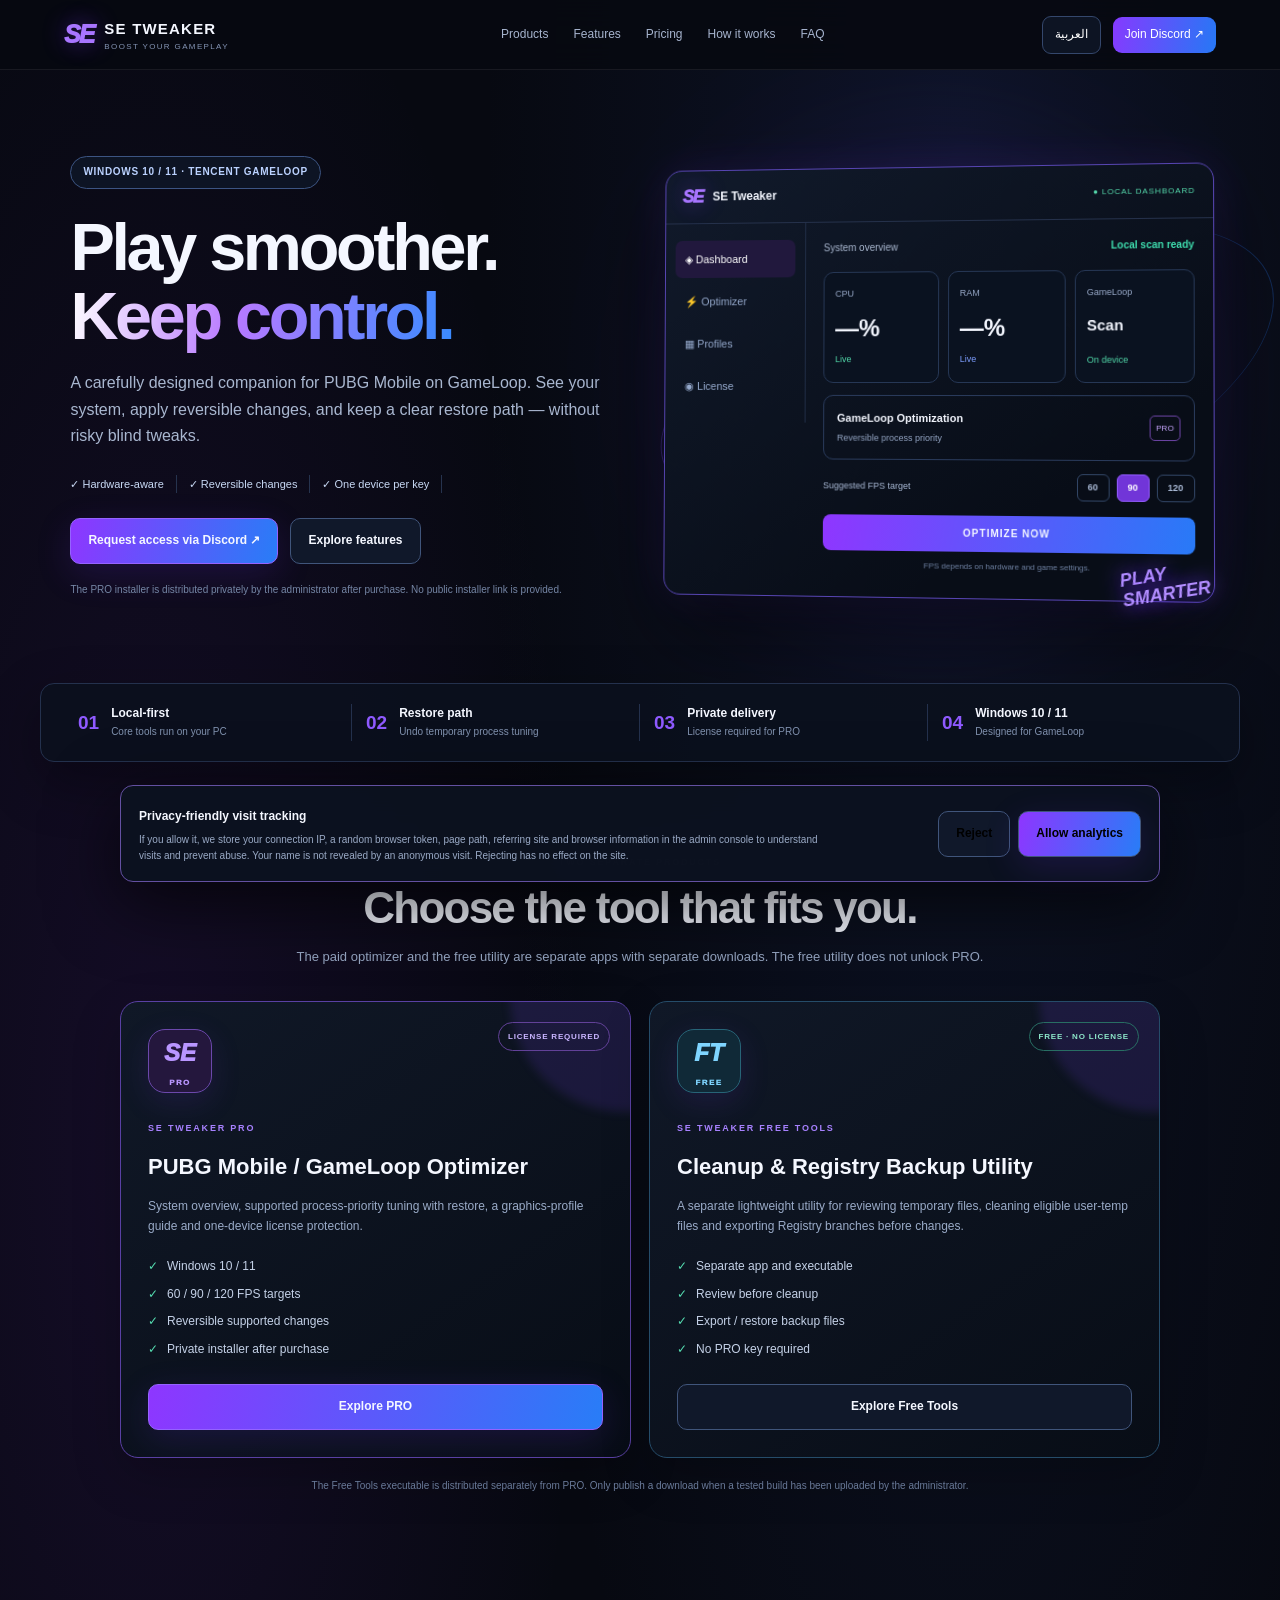
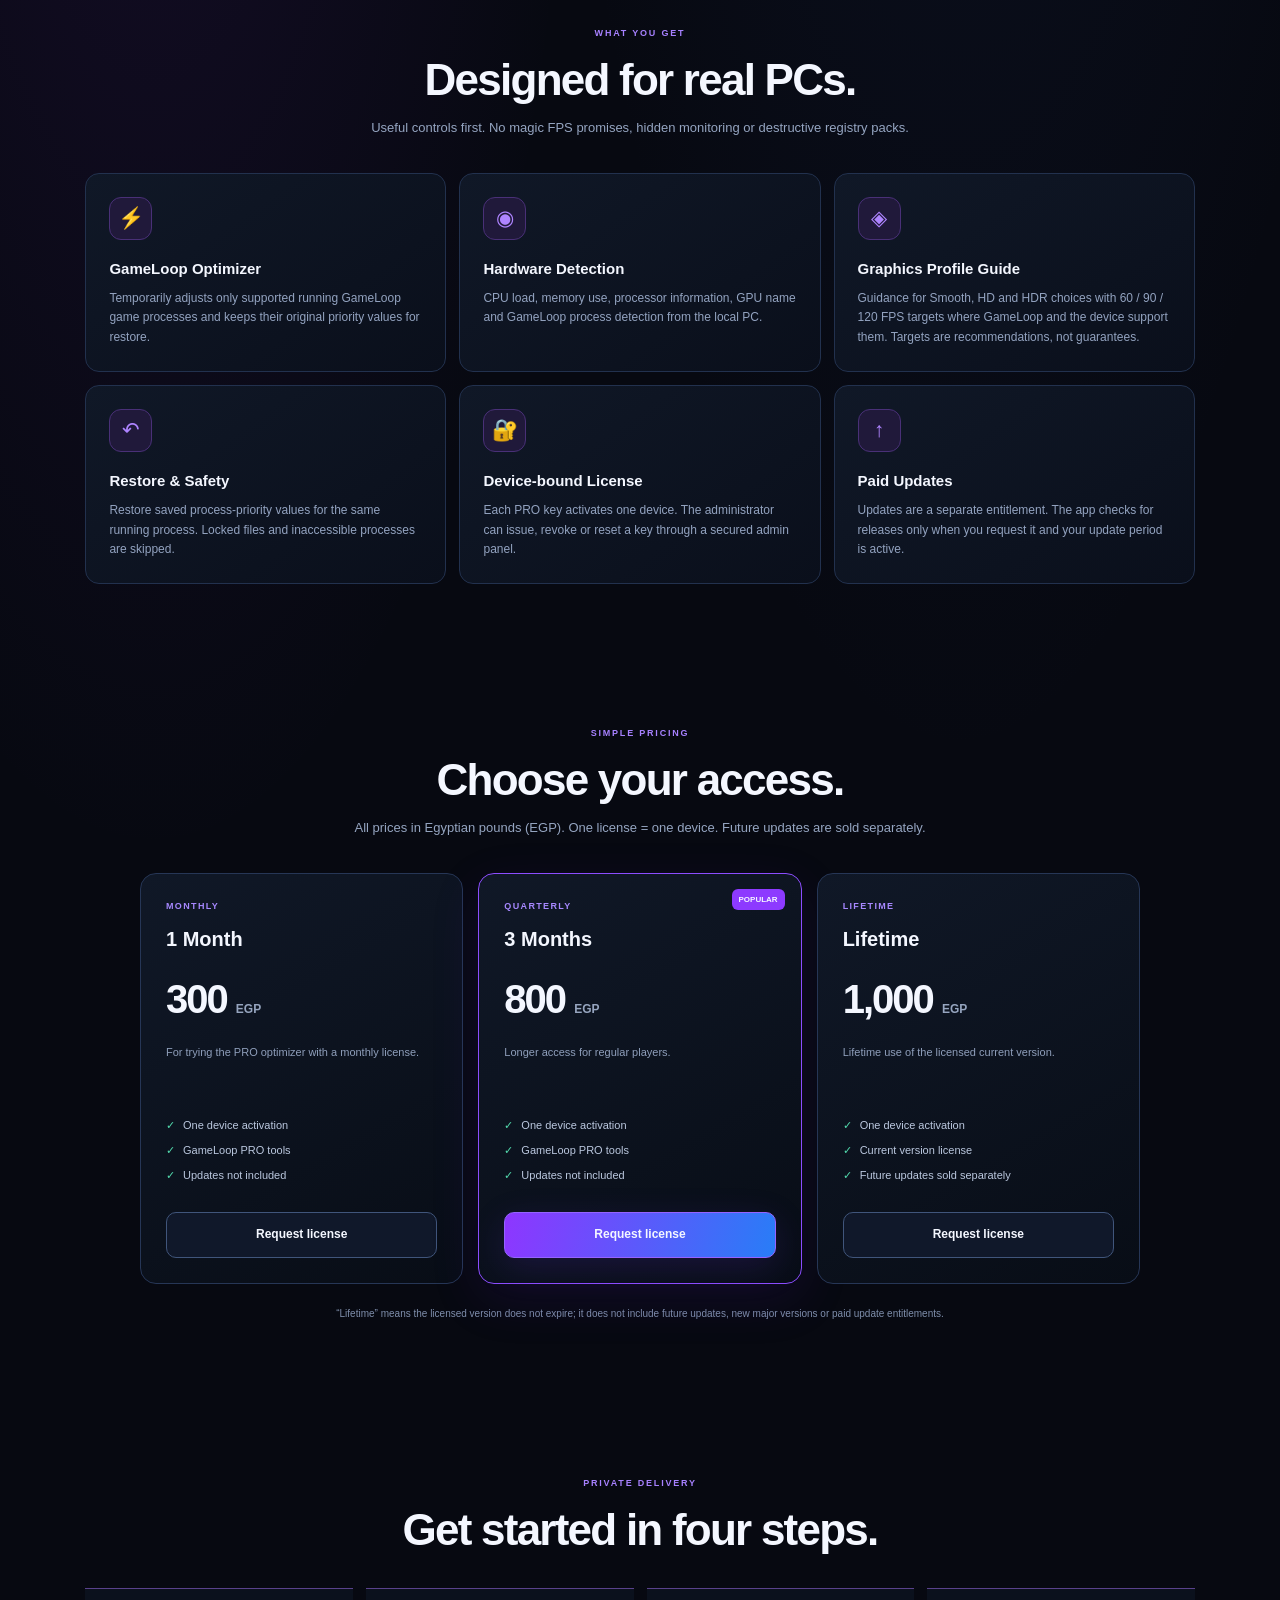
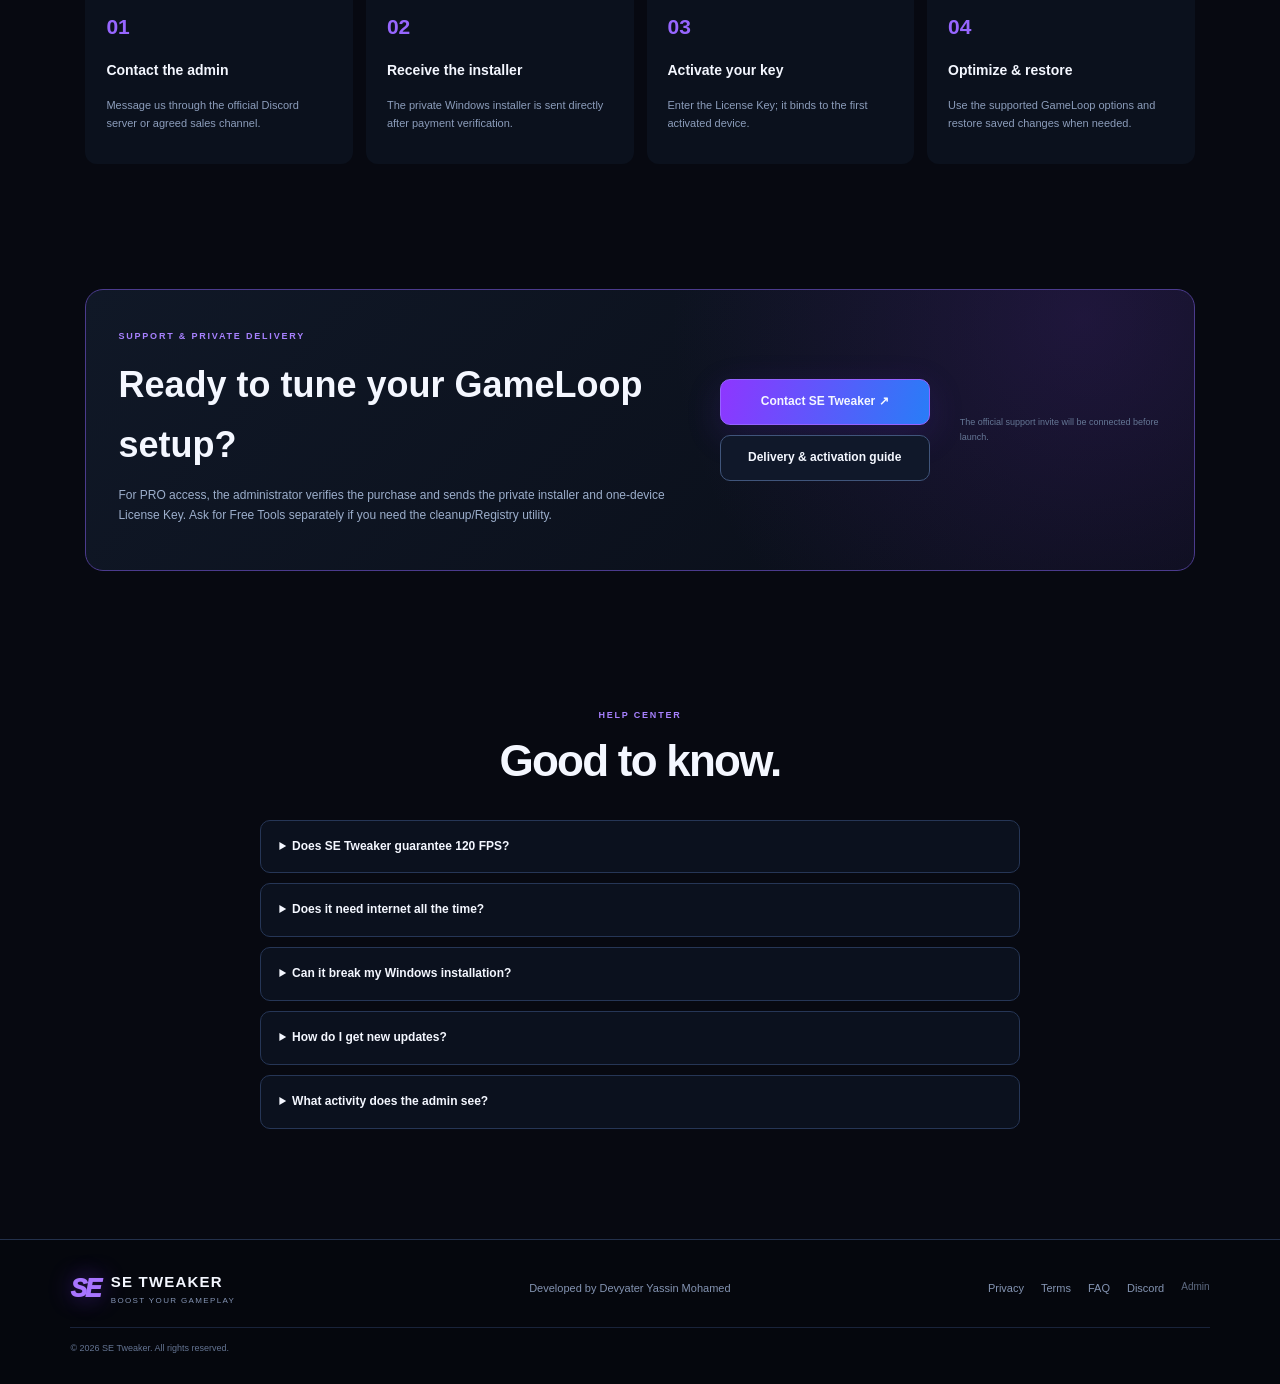
<file: index.html>
<!doctype html>
<html lang="en">
<head>
  <meta charset="utf-8"><meta name="viewport" content="width=device-width,initial-scale=1">
  <title>SE Tweaker — Premium GameLoop Optimizer for PUBG Mobile</title>
  <meta name="description" content="SE Tweaker PRO is a premium Windows 10/11 GameLoop optimizer with reversible tuning and one-device licensing. SE Tweaker Free Tools is a separate cleanup and Registry-backup utility.">
  <meta name="keywords" content="SE Tweaker, GameLoop optimizer, PUBG Mobile PC, Windows gaming optimization, FPS stability, temp cleaner">
  <meta name="theme-color" content="#080b12"><link rel="canonical" href="https://yassinomara476-del.github.io/SE-Tweak-web-/"><meta property="og:url" content="https://yassinomara476-del.github.io/SE-Tweak-web-/"><meta property="og:title" content="SE Tweaker — Play Without Limits"><meta property="og:description" content="Hardware-aware Windows optimization for Tencent GameLoop. Reversible tweaks. Device-bound licenses."><meta property="og:type" content="website"><meta property="og:image" content="https://yassinomara476-del.github.io/SE-Tweak-web-/branding/se-tweaker-logo.svg"><meta name="twitter:card" content="summary">
  <script type="application/ld+json">{"@context":"https://schema.org","@type":"SoftwareApplication","name":"SE Tweaker","applicationCategory":"UtilitiesApplication","operatingSystem":"Windows 10, Windows 11","description":"A cautious, hardware-aware companion for PUBG Mobile on Tencent GameLoop with reversible process-priority tuning, local cleanup tools, and device-bound licensing.","offers":[{"@type":"Offer","name":"1 Month License","price":"300","priceCurrency":"EGP"},{"@type":"Offer","name":"3 Months License","price":"800","priceCurrency":"EGP"},{"@type":"Offer","name":"Lifetime Current-Version License","price":"1000","priceCurrency":"EGP"}],"author":{"@type":"Person","name":"Devyater Yassin Mohamed"}}</script>
  <link rel="icon" href="branding/se-tweaker-logo.svg"><link rel="stylesheet" href="styles.css">
</head>
<body>
<header class="nav"><a class="brand" href="#top" aria-label="SE Tweaker home"><span class="mark">SE</span><span><b>SE TWEAKER</b><small>BOOST YOUR GAMEPLAY</small></span></a><nav><a href="#products" data-en="Products" data-ar="المنتجات">Products</a><a href="#features" data-en="Features" data-ar="المميزات">Features</a><a href="#pricing" data-en="Pricing" data-ar="الأسعار">Pricing</a><a href="#how" data-en="How it works" data-ar="طريقة الاستخدام">How it works</a><a href="#faq" data-en="FAQ" data-ar="الأسئلة الشائعة">FAQ</a></nav><div class="nav-actions"><button class="lang" id="langButton">العربية</button><a class="discord" href="#contact" data-discord-link target="_blank" rel="noreferrer">Join Discord ↗</a></div></header>
<main id="top">
<section class="hero"><div class="hero-copy"><span class="pill">WINDOWS 10 / 11 · TENCENT GAMELOOP</span><h1 data-en="Play smoother.<br><em>Keep control.</em>" data-ar="العب بسلاسة.<br><em>وخليك متحكم.</em>">Play smoother.<br><em>Keep control.</em></h1><p data-en="A carefully designed companion for PUBG Mobile on GameLoop. See your system, apply reversible changes, and keep a clear restore path — without risky blind tweaks." data-ar="أداة مصممة بعناية لتحسين تجربة PUBG Mobile على GameLoop. راقب جهازك، وطبّق تغييرات قابلة للتراجع، واحتفظ بطريقة واضحة للاستعادة بدون تعديلات عشوائية خطرة.">A carefully designed companion for PUBG Mobile on GameLoop. See your system, apply reversible changes, and keep a clear restore path — without risky blind tweaks.</p><div class="hero-points"><span>✓ Hardware-aware</span><span>✓ Reversible changes</span><span>✓ One device per key</span></div><div class="actions"><a class="button primary" href="#contact" data-discord-link target="_blank" rel="noreferrer" data-en="Request access via Discord ↗" data-ar="اطلب البرنامج عبر Discord ↗">Request access via Discord ↗</a><a class="button secondary" href="#features" data-en="Explore features" data-ar="اكتشف المميزات">Explore features</a></div><p class="small">The PRO installer is distributed privately by the administrator after purchase. No public installer link is provided.</p></div><div class="hero-visual"><div class="glow"></div><div class="mock-window"><div class="mock-title"><span class="mini-mark">SE</span><b>SE Tweaker</b><span class="online">● LOCAL DASHBOARD</span></div><div class="mock-side"><span>◈ Dashboard</span><span>⚡ Optimizer</span><span>▦ Profiles</span><span>◉ License</span></div><div class="mock-main"><div class="mock-status"><span>System overview</span><b>Local scan ready</b></div><div class="gauges"><div class="gauge"><small>CPU</small><strong>—%</strong><span>Live</span></div><div class="gauge blue"><small>RAM</small><strong>—%</strong><span>Live</span></div><div class="gauge green"><small>GameLoop</small><strong>Scan</strong><span>On device</span></div></div><div class="mock-card"><div><b>GameLoop Optimization</b><small>Reversible process priority</small></div><span class="tag">PRO</span></div><div class="fps"><span>Suggested FPS target</span><b>60</b><b class="active">90</b><b>120</b></div><div class="mock-button">OPTIMIZE NOW</div><p class="mock-foot">FPS depends on hardware and game settings.</p></div></div><div class="orbit orbit-a"></div><div class="orbit orbit-b"></div><div class="floating">PLAY<br><b>SMARTER</b></div></div></section>
<section class="strip"><div><b>01</b><span><strong>Local-first</strong><small>Core tools run on your PC</small></span></div><div><b>02</b><span><strong>Restore path</strong><small>Undo temporary process tuning</small></span></div><div><b>03</b><span><strong>Private delivery</strong><small>License required for PRO</small></span></div><div><b>04</b><span><strong>Windows 10 / 11</strong><small>Designed for GameLoop</small></span></div></section>

<section id="products" class="section products-section"><div class="section-heading"><span class="eyebrow">TWO SEPARATE PRODUCTS</span><h2 data-en="Choose the tool that fits you." data-ar="اختار الأداة المناسبة ليك.">Choose the tool that fits you.</h2><p data-en="The paid optimizer and the free utility are separate apps with separate downloads. The free utility does not unlock PRO." data-ar="أداة التحسين المدفوعة والأداة المجانية برنامجان منفصلان ولكل واحد ملف مستقل. الأداة المجانية لا تفتح مميزات PRO.">The paid optimizer and the free utility are separate apps with separate downloads. The free utility does not unlock PRO.</p></div><div class="product-grid"><article class="product-card product-pro"><div class="product-badge">LICENSE REQUIRED</div><div class="product-icon">SE<span>PRO</span></div><span class="eyebrow">SE TWEAKER PRO</span><h3>PUBG Mobile / GameLoop Optimizer</h3><p>System overview, supported process-priority tuning with restore, a graphics-profile guide and one-device license protection.</p><ul><li>Windows 10 / 11</li><li>60 / 90 / 120 FPS targets</li><li>Reversible supported changes</li><li>Private installer after purchase</li></ul><a class="button primary" href="pro.html">Explore PRO</a></article><article class="product-card product-free"><div class="product-badge free-badge">FREE · NO LICENSE</div><div class="product-icon free-icon">FT<span>FREE</span></div><span class="eyebrow">SE TWEAKER FREE TOOLS</span><h3>Cleanup & Registry Backup Utility</h3><p>A separate lightweight utility for reviewing temporary files, cleaning eligible user-temp files and exporting Registry branches before changes.</p><ul><li>Separate app and executable</li><li>Review before cleanup</li><li>Export / restore backup files</li><li>No PRO key required</li></ul><a class="button secondary" href="free-tools.html">Explore Free Tools</a></article></div><p class="product-footnote">The Free Tools executable is distributed separately from PRO. Only publish a download when a tested build has been uploaded by the administrator.</p></section>
<section id="features" class="section"><div class="section-heading"><span class="eyebrow">WHAT YOU GET</span><h2 data-en="Designed for real PCs." data-ar="مصمم لأجهزة حقيقية.">Designed for real PCs.</h2><p data-en="Useful controls first. No magic FPS promises, hidden monitoring or destructive registry packs." data-ar="أدوات مفيدة أولًا؛ بدون وعود FPS وهمية أو مراقبة مخفية أو حزم Registry مدمرة.">Useful controls first. No magic FPS promises, hidden monitoring or destructive registry packs.</p></div><div class="feature-grid"><article><i>⚡</i><h3>GameLoop Optimizer</h3><p>Temporarily adjusts only supported running GameLoop game processes and keeps their original priority values for restore.</p></article><article><i>◉</i><h3>Hardware Detection</h3><p>CPU load, memory use, processor information, GPU name and GameLoop process detection from the local PC.</p></article><article><i>◈</i><h3>Graphics Profile Guide</h3><p>Guidance for Smooth, HD and HDR choices with 60 / 90 / 120 FPS targets where GameLoop and the device support them. Targets are recommendations, not guarantees.</p></article><article><i>↶</i><h3>Restore & Safety</h3><p>Restore saved process-priority values for the same running process. Locked files and inaccessible processes are skipped.</p></article><article><i>🔐</i><h3>Device-bound License</h3><p>Each PRO key activates one device. The administrator can issue, revoke or reset a key through a secured admin panel.</p></article><article><i>↑</i><h3>Paid Updates</h3><p>Updates are a separate entitlement. The app checks for releases only when you request it and your update period is active.</p></article></div></section>
<section id="pricing" class="section pricing-section"><div class="section-heading"><span class="eyebrow">SIMPLE PRICING</span><h2 data-en="Choose your access." data-ar="اختار مدة اشتراكك.">Choose your access.</h2><p>All prices in Egyptian pounds (EGP). One license = one device. Future updates are sold separately.</p></div><div class="price-grid"><article class="price-card"><span class="plan">MONTHLY</span><h3>1 Month</h3><div class="price">300 <small>EGP</small></div><p>For trying the PRO optimizer with a monthly license.</p><ul><li>One device activation</li><li>GameLoop PRO tools</li><li>Updates not included</li></ul><a href="#contact" data-discord-link class="button secondary">Request license</a></article><article class="price-card popular"><div class="popular-label">POPULAR</div><span class="plan">QUARTERLY</span><h3>3 Months</h3><div class="price">800 <small>EGP</small></div><p>Longer access for regular players.</p><ul><li>One device activation</li><li>GameLoop PRO tools</li><li>Updates not included</li></ul><a href="#contact" data-discord-link class="button primary">Request license</a></article><article class="price-card"><span class="plan">LIFETIME</span><h3>Lifetime</h3><div class="price">1,000 <small>EGP</small></div><p>Lifetime use of the licensed current version.</p><ul><li>One device activation</li><li>Current version license</li><li>Future updates sold separately</li></ul><a href="#contact" data-discord-link class="button secondary">Request license</a></article></div><p class="pricing-note">“Lifetime” means the licensed version does not expire; it does not include future updates, new major versions or paid update entitlements.</p></section>
<section id="how" class="section how-section"><div class="section-heading"><span class="eyebrow">PRIVATE DELIVERY</span><h2>Get started in four steps.</h2></div><div class="steps"><article><b>01</b><h3>Contact the admin</h3><p>Message us through the official Discord server or agreed sales channel.</p></article><article><b>02</b><h3>Receive the installer</h3><p>The private Windows installer is sent directly after payment verification.</p></article><article><b>03</b><h3>Activate your key</h3><p>Enter the License Key; it binds to the first activated device.</p></article><article><b>04</b><h3>Optimize & restore</h3><p>Use the supported GameLoop options and restore saved changes when needed.</p></article></div></section>

<section id="contact" class="section contact-section"><div class="contact-panel"><div><span class="eyebrow">SUPPORT & PRIVATE DELIVERY</span><h2>Ready to tune your GameLoop setup?</h2><p>For PRO access, the administrator verifies the purchase and sends the private installer and one-device License Key. Ask for Free Tools separately if you need the cleanup/Registry utility.</p></div><div class="contact-actions"><a class="button primary" href="#contact" data-discord-link>Contact SE Tweaker ↗</a><a class="button secondary" href="download.html">Delivery & activation guide</a></div><small id="contactConfigNote" class="config-note">The official support invite will be connected before launch.</small></div></section>
<section id="faq" class="section faq-section"><div class="section-heading"><span class="eyebrow">HELP CENTER</span><h2>Good to know.</h2></div><details><summary>Does SE Tweaker guarantee 120 FPS?</summary><p>No. Actual FPS depends on CPU/GPU performance, thermal limits, RAM, drivers, GameLoop configuration and the game version. The FPS selector is a target recommendation, not a promise or an automatic change to game limits.</p></details><details><summary>Does it need internet all the time?</summary><p>The core optimizer and free tools run locally. Internet is used for first activation, periodic license checks and optional update checks. A short offline grace period is available after a successful validation.</p></details><details><summary>Can it break my Windows installation?</summary><p>The current optimizer does not disable Windows services, Defender or edit system Registry values. The free cleaner touches only old files under the signed-in user's Temp folder. As with any system utility, use restore options and review prompts.</p></details><details><summary>How do I get new updates?</summary><p>Updates are separate from the use license. Ask the administrator to add an update entitlement; the app then checks the release information and opens its HTTPS download page.</p></details><details><summary>What activity does the admin see?</summary><p>The service records activation/launch heartbeats, the one-way device fingerprint, app version, timestamps and connection IP for licensing and abuse prevention. Offline app sessions cannot be reported until the device reconnects.</p></details></section>
</main><footer><div class="brand"><span class="mark">SE</span><span><b>SE TWEAKER</b><small>BOOST YOUR GAMEPLAY</small></span></div><p>Developed by Devyater Yassin Mohamed</p><div><a href="privacy.html">Privacy</a><a href="terms.html">Terms</a><a href="#faq">FAQ</a><a href="#contact" data-discord-link>Discord</a><a class="admin-footer-link" href="admin/">Admin</a></div><small class="copyright">© 2026 SE Tweaker. All rights reserved.</small></footer><aside id="privacyBanner" class="privacy-banner hidden" role="dialog" aria-label="Privacy choices"><div><strong data-en="Privacy-friendly visit tracking" data-ar="إحصائيات الزيارة بموافقتك">Privacy-friendly visit tracking</strong><p data-en="If you allow it, we store your connection IP, a random browser token, page path, referring site and browser information in the admin console to understand visits and prevent abuse. Your name is not revealed by an anonymous visit. Rejecting has no effect on the site." data-ar="لو وافقت، هنسجل عنوان IP للاتصال ومعرّف متصفح عشوائي ومسار الصفحة ومصدر الزيارة ومعلومات المتصفح داخل لوحة الإدارة لمتابعة الزيارات ومنع إساءة الاستخدام. الزيارة المجهولة لا تكشف اسمك. الرفض لا يؤثر على استخدام الموقع.">If you allow it, we store your connection IP, a random browser token, page path, referring site and browser information in the admin console to understand visits and prevent abuse. Your name is not revealed by an anonymous visit. Rejecting has no effect on the site.</p></div><div class="privacy-actions"><button id="rejectAnalytics" class="button secondary" data-en="Reject" data-ar="رفض">Reject</button><button id="acceptAnalytics" class="button primary" data-en="Allow analytics" data-ar="أوافق على الإحصائيات">Allow analytics</button></div></aside><script src="config.js"></script><script src="main.js"></script></body></html>
</file>
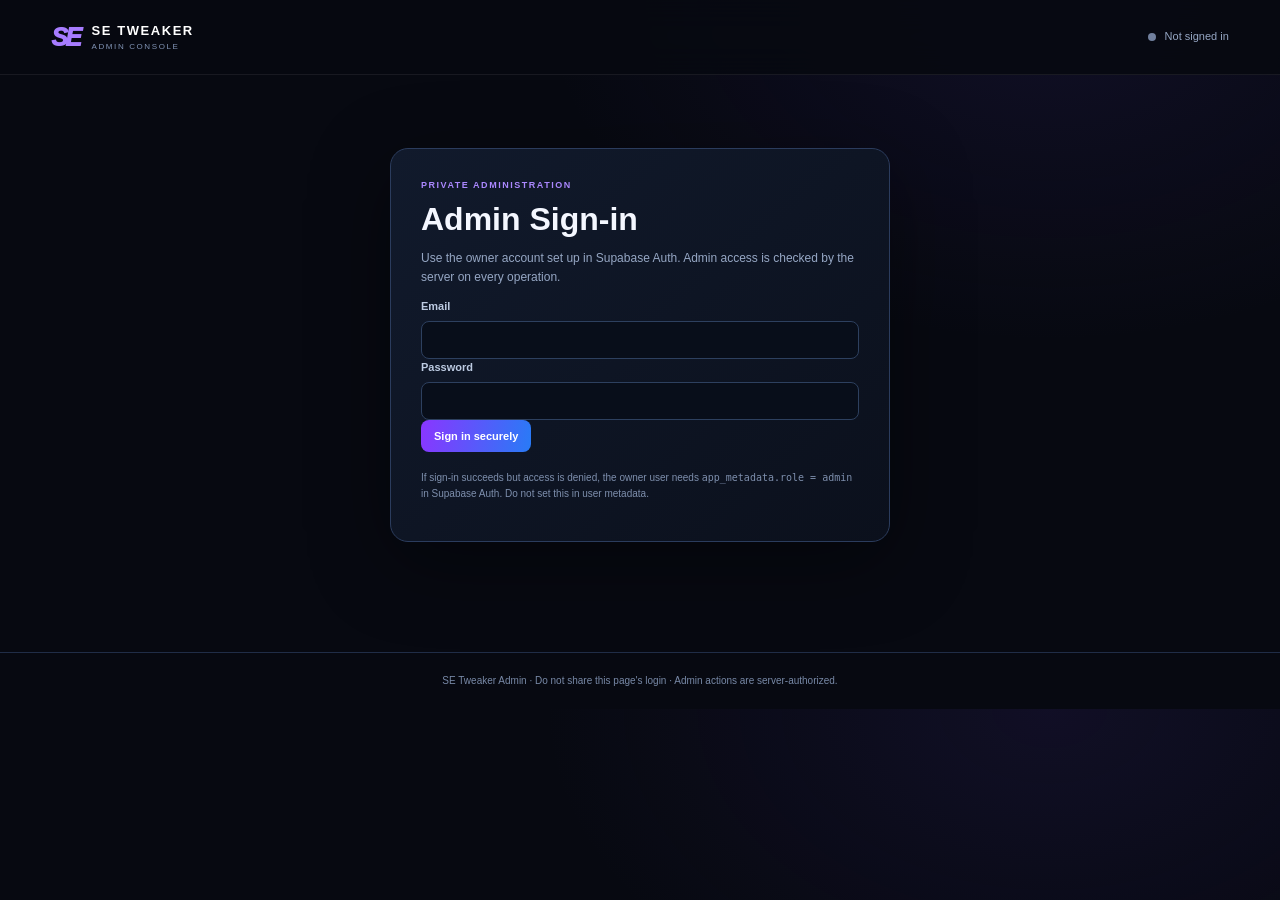
<file: admin/index.html>
<!doctype html><html lang="en"><head><meta charset="utf-8"><meta name="viewport" content="width=device-width,initial-scale=1"><title>SE Tweaker Admin</title><meta name="robots" content="noindex,nofollow"><meta name="theme-color" content="#070911"><link rel="stylesheet" href="admin.css"></head><body>
<header><a class="brand" href="#"><span>SE</span><div><b>SE TWEAKER</b><small>ADMIN CONSOLE</small></div></a><div class="admin-status"><i id="statusDot"></i><span id="statusText">Not signed in</span><button id="logoutButton" class="muted hidden">Sign out</button></div></header>
<main>
<section id="loginPane" class="login-card"><div class="eyebrow">PRIVATE ADMINISTRATION</div><h1>Admin Sign-in</h1><p>Use the owner account set up in Supabase Auth. Admin access is checked by the server on every operation.</p><form id="loginForm"><label>Email<input type="email" id="email" autocomplete="username" required></label><label>Password<input type="password" id="password" autocomplete="current-password" required></label><button class="primary" type="submit">Sign in securely</button><div id="loginMessage" class="message"></div></form><p class="hint">If sign-in succeeds but access is denied, the owner user needs <code>app_metadata.role = admin</code> in Supabase Auth. Do not set this in user metadata.</p></section>
<section id="adminPane" class="hidden">
<div class="headline"><div><div class="eyebrow">OWNER WORKSPACE</div><h1>License Control</h1><p>Issue and revoke device-bound keys, grant update periods, print license certificates, and review disclosed activity.</p></div><button id="refreshButton" class="muted">↻ Refresh</button></div>
<div class="metrics"><article><small>Total licenses</small><strong id="metricTotal">0</strong></article><article><small>Active keys</small><strong id="metricActive">0</strong></article><article><small>Bound devices</small><strong id="metricBound">0</strong></article><article><small>Update entitlements</small><strong id="metricUpdates">0</strong></article><article><small>Opt-in site visits</small><strong id="metricVisits">0</strong></article></div>
<div class="columns"><section class="panel"><div class="panel-title"><div><h2>Create a License</h2><p>Prices are fixed to the agreed plans.</p></div></div><form id="createForm" class="form-grid"><label>Plan<select id="plan"><option value="monthly">1 Month — EGP 300</option><option value="quarterly">3 Months — EGP 800</option><option value="lifetime">Lifetime — EGP 1,000</option></select></label><label>Customer name<input id="issuedTo" maxlength="120" placeholder="Customer / buyer name"></label><label>Email (optional)<input id="customerEmail" type="email" maxlength="254" placeholder="buyer@example.com"></label><label>Admin notes<input id="notes" maxlength="1000" placeholder="Order reference, receipt note…"></label><button class="primary" type="submit">Generate License + Certificate ID</button></form><div id="createdLicense" class="created hidden"></div><div id="createMessage" class="message"></div></section>
<section class="panel"><div class="panel-title"><div><h2>Grant Update Access</h2><p>Separate from use-license expiry.</p></div></div><form id="updatesForm" class="form-grid"><label>License Key<input id="updatesKey" required placeholder="SE-XXXXXX-…"></label><label>Update days<select id="updatesDays"><option value="30">30 days — EGP set manually</option><option value="90">90 days — EGP set manually</option><option value="180">180 days — EGP set manually</option><option value="365">365 days — EGP set manually</option></select></label><button class="primary" type="submit">Grant / Extend Updates</button></form><div id="updatesMessage" class="message"></div><div class="separator"></div><h2>Add a Release</h2><p class="sub">Publishes metadata for the app's optional update check; it does not upload the installer.</p><form id="releaseForm" class="form-grid"><label>Version<input id="releaseVersion" required placeholder="1.0.1"></label><label>HTTPS download URL<input id="releaseUrl" type="url" required placeholder="https://…"></label><label>Release notes<textarea id="releaseNotes" rows="2" placeholder="Improvements and fixes"></textarea></label><label class="check"><input id="releaseMandatory" type="checkbox"> Mandatory update</label><button class="primary" type="submit">Publish Release Metadata</button></form><div id="releaseMessage" class="message"></div></section></div>
<section class="panel table-panel"><div class="panel-title"><div><h2>Licenses</h2><p>Keys are shown only inside this protected admin console.</p></div><input id="filterBox" class="filter" placeholder="Filter key, name or email"></div><div class="table-wrap"><table><thead><tr><th>License / Certificate</th><th>Plan</th><th>Customer</th><th>Use license ends</th><th>Updates through</th><th>Device / last seen</th><th>Status / actions</th></tr></thead><tbody id="licensesBody"><tr><td colspan="7" class="empty">Sign in to load licenses.</td></tr></tbody></table></div></section>
<section class="panel table-panel"><div class="panel-title"><div><h2>Activity Log</h2><p>Activation, heartbeat, revocation, device reset and update-entitlement events. IPs are connection metadata and may be proxy-derived.</p></div></div><div class="table-wrap"><table><thead><tr><th>Time</th><th>Event</th><th>License</th><th>IP</th><th>App version</th><th>Device fingerprint (partial)</th></tr></thead><tbody id="logsBody"><tr><td colspan="6" class="empty">No activity loaded.</td></tr></tbody></table></div></section>
<section class="panel table-panel"><div class="panel-title"><div><h2>Website Visits — opt-in only</h2><p>Only visitors who accepted the privacy banner appear here. This shows an anonymous browser token and connection metadata, not a person's real name.</p></div></div><div class="table-wrap"><table><thead><tr><th>Time</th><th>Anonymous visitor token</th><th>IP (best effort)</th><th>Page</th><th>Referrer</th><th>Browser / user agent</th></tr></thead><tbody id="visitsBody"><tr><td colspan="6" class="empty">No consented visits loaded.</td></tr></tbody></table></div></section>
</section>
</main><footer>SE Tweaker Admin · Do not share this page's login · Admin actions are server-authorized.</footer><script type="module" src="admin.js"></script></body></html>
</file>
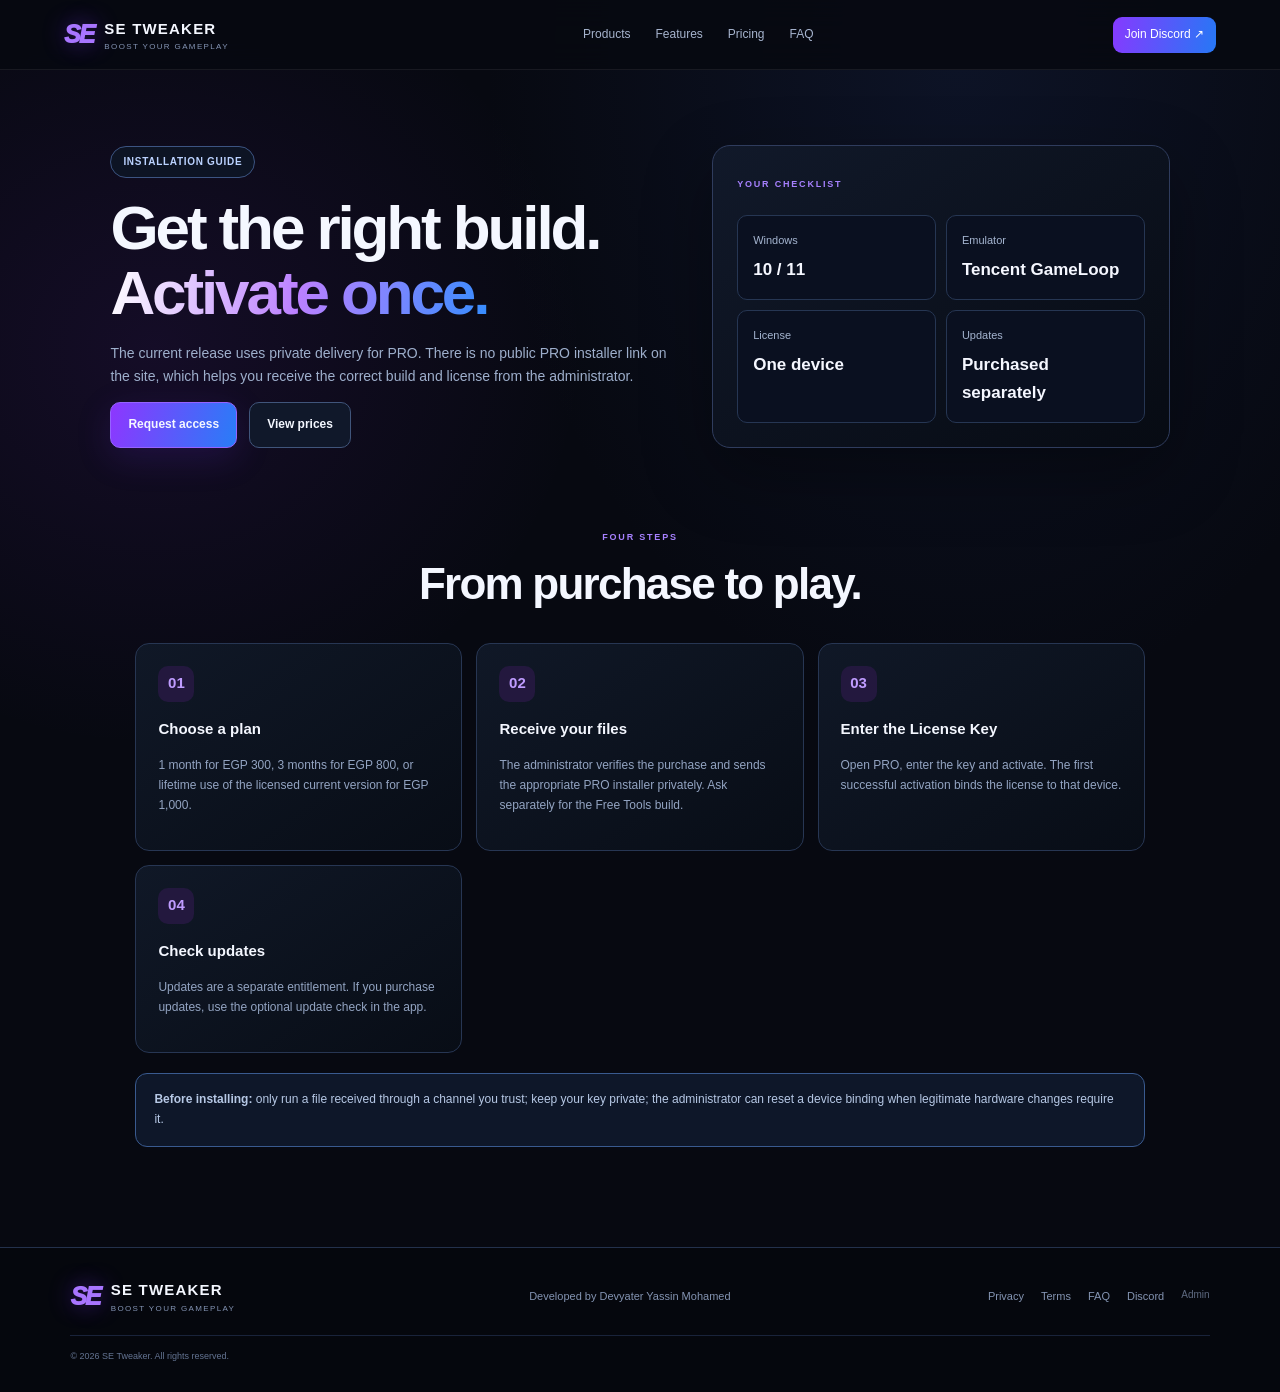
<file: download.html>
<!doctype html><html lang="en"><head><meta charset="utf-8"><meta name="viewport" content="width=device-width,initial-scale=1"><title>Download & Activate — SE Tweaker</title><meta name="description" content="How to receive the private SE Tweaker PRO installer, activate a one-device license, and request the separate free utility."><meta name="theme-color" content="#080b12"><meta name="robots" content="index,follow"><link rel="icon" href="branding/se-tweaker-logo.svg"><link rel="stylesheet" href="styles.css"></head><body><header class="nav"><a class="brand" href="index.html" aria-label="SE Tweaker home"><span class="mark">SE</span><span><b>SE TWEAKER</b><small>BOOST YOUR GAMEPLAY</small></span></a><nav><a href="index.html#products">Products</a><a href="index.html#features">Features</a><a href="index.html#pricing">Pricing</a><a href="index.html#faq">FAQ</a></nav><div class="nav-actions"><a class="discord" href="#contact" data-discord-link>Join Discord ↗</a></div></header><main><section class="inner-hero"><div><span class="pill">INSTALLATION GUIDE</span><h1>Get the right build.<br><em>Activate once.</em></h1><p>The current release uses private delivery for PRO. There is no public PRO installer link on the site, which helps you receive the correct build and license from the administrator.</p><div class="actions"><a class="button primary" href="#contact" data-discord-link>Request access</a><a class="button secondary" href="index.html#pricing">View prices</a></div></div><div class="inner-visual"><span class="eyebrow">YOUR CHECKLIST</span><div class="metric-list"><div>Windows<b>10 / 11</b></div><div>Emulator<b>Tencent GameLoop</b></div><div>License<b>One device</b></div><div>Updates<b>Purchased separately</b></div></div></div></section><section class="guide-section"><div class="section-heading"><span class="eyebrow">FOUR STEPS</span><h2>From purchase to play.</h2></div><div class="guide-grid"><article class="guide-card"><div class="number">01</div><h3>Choose a plan</h3><p>1 month for EGP 300, 3 months for EGP 800, or lifetime use of the licensed current version for EGP 1,000.</p></article><article class="guide-card"><div class="number">02</div><h3>Receive your files</h3><p>The administrator verifies the purchase and sends the appropriate PRO installer privately. Ask separately for the Free Tools build.</p></article><article class="guide-card"><div class="number">03</div><h3>Enter the License Key</h3><p>Open PRO, enter the key and activate. The first successful activation binds the license to that device.</p></article><article class="guide-card"><div class="number">04</div><h3>Check updates</h3><p>Updates are a separate entitlement. If you purchase updates, use the optional update check in the app.</p></article></div><div class="notice-box"><b>Before installing:</b> only run a file received through a channel you trust; keep your key private; the administrator can reset a device binding when legitimate hardware changes require it.</div></section></main><footer><div class="brand"><span class="mark">SE</span><span><b>SE TWEAKER</b><small>BOOST YOUR GAMEPLAY</small></span></div><p>Developed by Devyater Yassin Mohamed</p><div><a href="privacy.html">Privacy</a><a href="terms.html">Terms</a><a href="index.html#faq">FAQ</a><a href="#contact" data-discord-link>Discord</a><a class="admin-footer-link" href="admin/">Admin</a></div><small class="copyright">© 2026 SE Tweaker. All rights reserved.</small></footer><script src="config.js"></script><script src="main.js"></script></body></html>
</file>
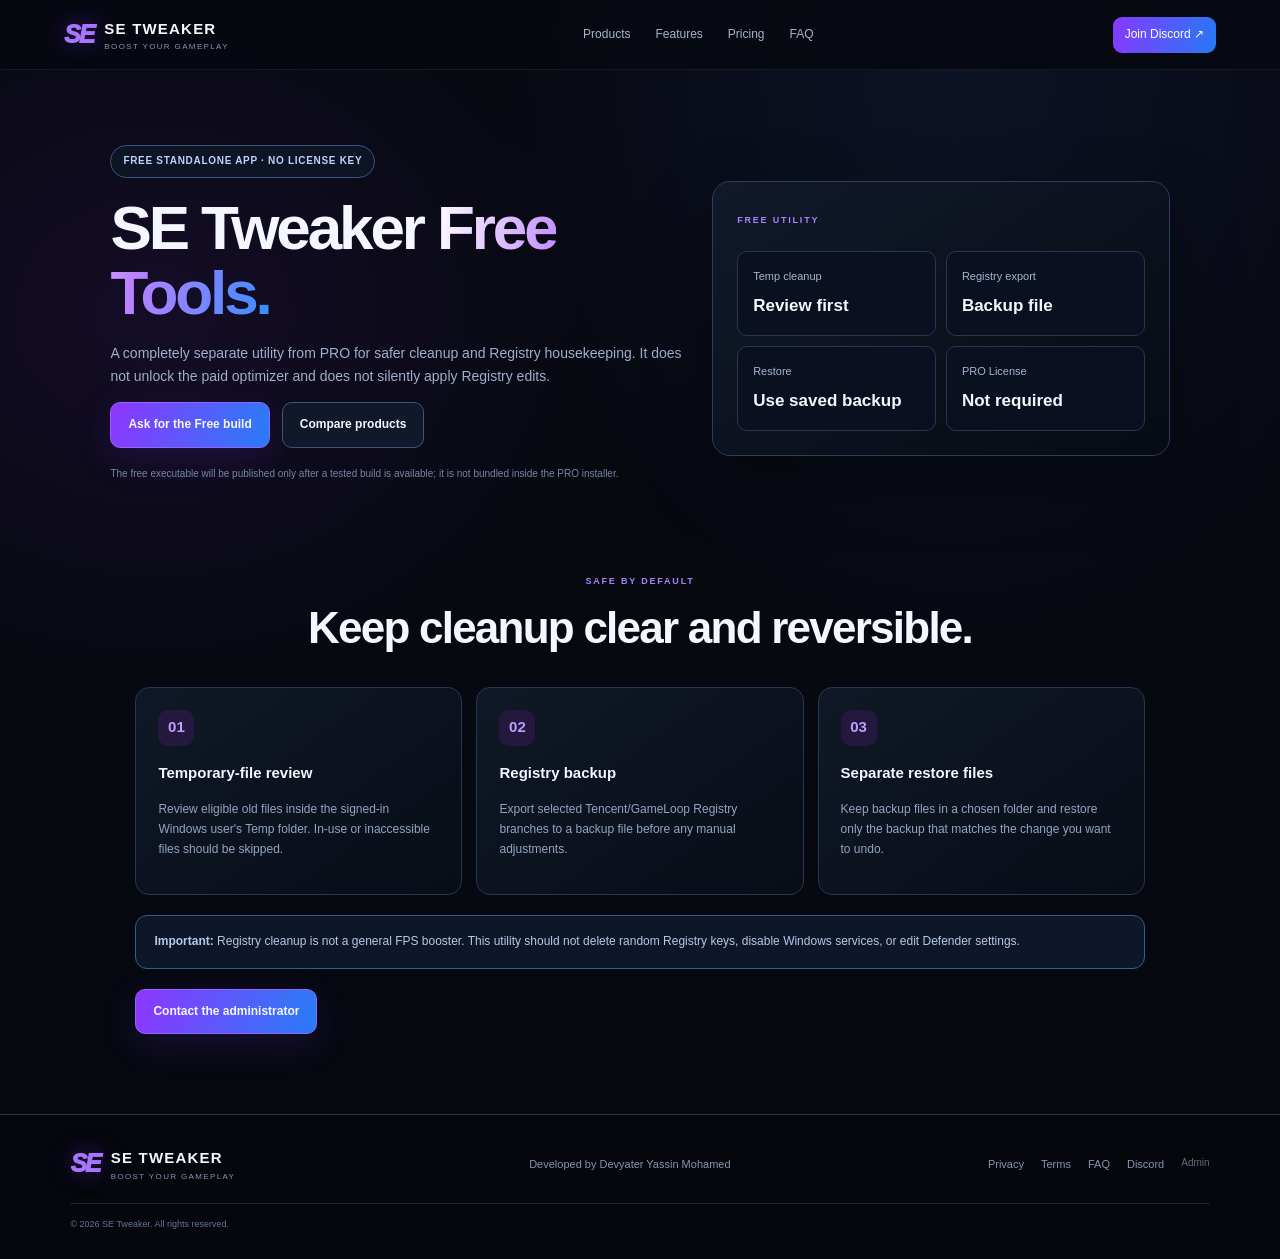
<file: free-tools.html>
<!doctype html><html lang="en"><head><meta charset="utf-8"><meta name="viewport" content="width=device-width,initial-scale=1"><title>SE Tweaker Free Tools — Cleanup & Registry Backup</title><meta name="description" content="A separate free Windows utility for reviewing old temporary files and exporting selected Registry keys before changes. No PRO license required."><meta name="theme-color" content="#080b12"><meta name="robots" content="index,follow"><link rel="icon" href="branding/se-tweaker-logo.svg"><link rel="stylesheet" href="styles.css"></head><body><header class="nav"><a class="brand" href="index.html" aria-label="SE Tweaker home"><span class="mark">SE</span><span><b>SE TWEAKER</b><small>BOOST YOUR GAMEPLAY</small></span></a><nav><a href="index.html#products">Products</a><a href="index.html#features">Features</a><a href="index.html#pricing">Pricing</a><a href="index.html#faq">FAQ</a></nav><div class="nav-actions"><a class="discord" href="#contact" data-discord-link>Join Discord ↗</a></div></header><main><section class="inner-hero"><div><span class="pill">FREE STANDALONE APP · NO LICENSE KEY</span><h1>SE Tweaker <em>Free Tools.</em></h1><p>A completely separate utility from PRO for safer cleanup and Registry housekeeping. It does not unlock the paid optimizer and does not silently apply Registry edits.</p><div class="actions"><a class="button primary" href="#contact" data-discord-link>Ask for the Free build</a><a class="button secondary" href="index.html#products">Compare products</a></div><p class="small">The free executable will be published only after a tested build is available; it is not bundled inside the PRO installer.</p></div><div class="inner-visual"><span class="eyebrow">FREE UTILITY</span><div class="metric-list"><div>Temp cleanup<b>Review first</b></div><div>Registry export<b>Backup file</b></div><div>Restore<b>Use saved backup</b></div><div>PRO License<b>Not required</b></div></div></div></section><section class="guide-section"><div class="section-heading"><span class="eyebrow">SAFE BY DEFAULT</span><h2>Keep cleanup clear and reversible.</h2></div><div class="guide-grid"><article class="guide-card"><div class="number">01</div><h3>Temporary-file review</h3><p>Review eligible old files inside the signed-in Windows user's Temp folder. In-use or inaccessible files should be skipped.</p></article><article class="guide-card"><div class="number">02</div><h3>Registry backup</h3><p>Export selected Tencent/GameLoop Registry branches to a backup file before any manual adjustments.</p></article><article class="guide-card"><div class="number">03</div><h3>Separate restore files</h3><p>Keep backup files in a chosen folder and restore only the backup that matches the change you want to undo.</p></article></div><div class="notice-box"><b>Important:</b> Registry cleanup is not a general FPS booster. This utility should not delete random Registry keys, disable Windows services, or edit Defender settings.</div><a class="button primary" href="#contact" data-discord-link>Contact the administrator</a></section></main><footer><div class="brand"><span class="mark">SE</span><span><b>SE TWEAKER</b><small>BOOST YOUR GAMEPLAY</small></span></div><p>Developed by Devyater Yassin Mohamed</p><div><a href="privacy.html">Privacy</a><a href="terms.html">Terms</a><a href="index.html#faq">FAQ</a><a href="#contact" data-discord-link>Discord</a><a class="admin-footer-link" href="admin/">Admin</a></div><small class="copyright">© 2026 SE Tweaker. All rights reserved.</small></footer><script src="config.js"></script><script src="main.js"></script></body></html>
</file>
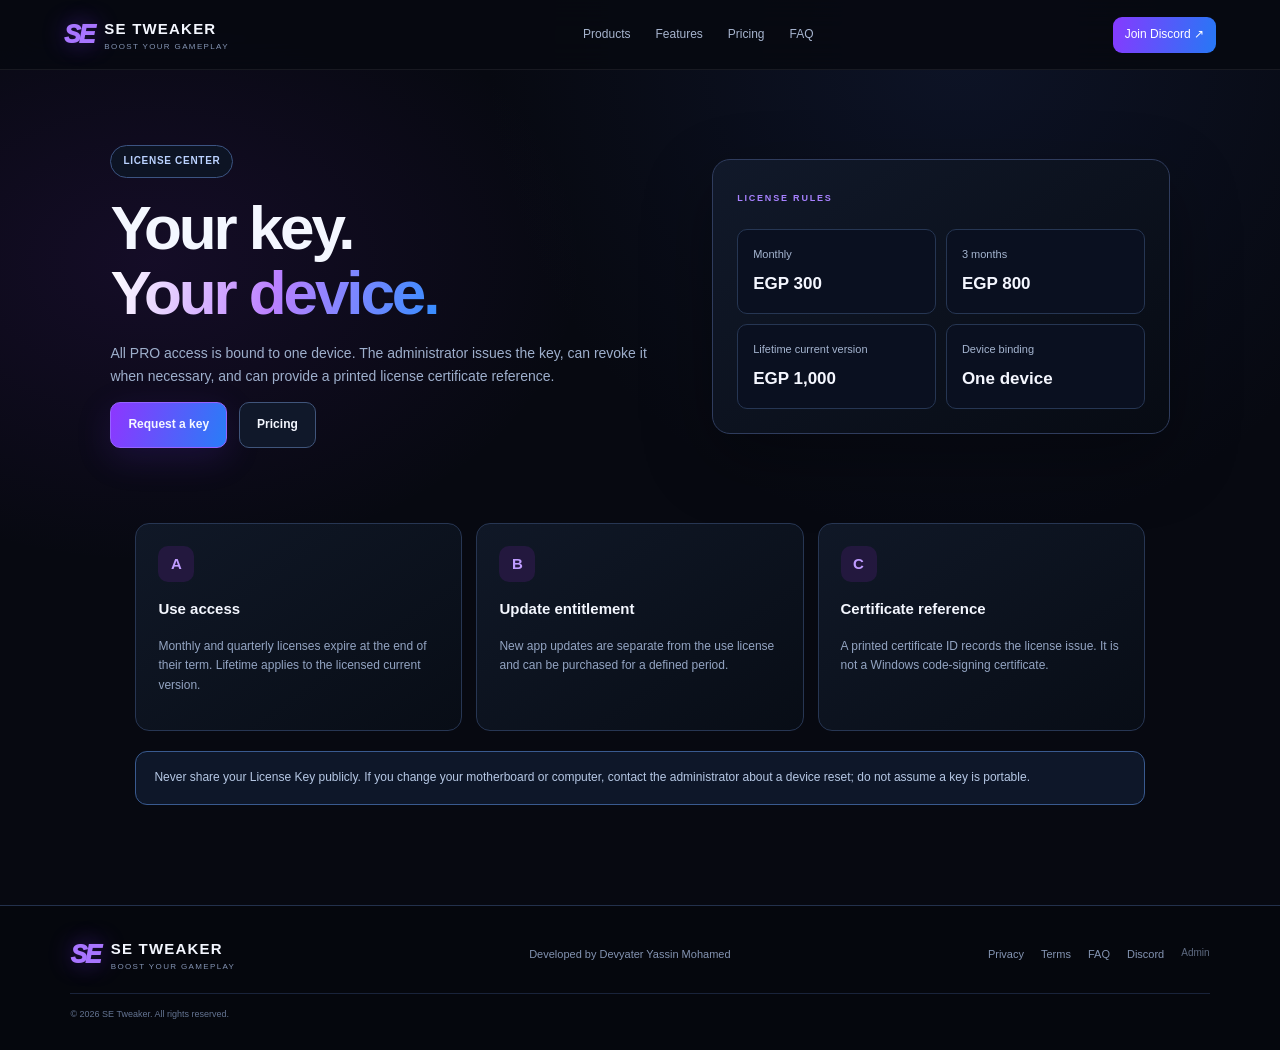
<file: license.html>
<!doctype html><html lang="en"><head><meta charset="utf-8"><meta name="viewport" content="width=device-width,initial-scale=1"><title>License & Updates — SE Tweaker</title><meta name="description" content="Understand SE Tweaker license durations, one-device binding, certificate references and separately purchased updates."><meta name="theme-color" content="#080b12"><meta name="robots" content="index,follow"><link rel="icon" href="branding/se-tweaker-logo.svg"><link rel="stylesheet" href="styles.css"></head><body><header class="nav"><a class="brand" href="index.html" aria-label="SE Tweaker home"><span class="mark">SE</span><span><b>SE TWEAKER</b><small>BOOST YOUR GAMEPLAY</small></span></a><nav><a href="index.html#products">Products</a><a href="index.html#features">Features</a><a href="index.html#pricing">Pricing</a><a href="index.html#faq">FAQ</a></nav><div class="nav-actions"><a class="discord" href="#contact" data-discord-link>Join Discord ↗</a></div></header><main><section class="inner-hero"><div><span class="pill">LICENSE CENTER</span><h1>Your key.<br><em>Your device.</em></h1><p>All PRO access is bound to one device. The administrator issues the key, can revoke it when necessary, and can provide a printed license certificate reference.</p><div class="actions"><a class="button primary" href="#contact" data-discord-link>Request a key</a><a class="button secondary" href="index.html#pricing">Pricing</a></div></div><div class="inner-visual"><span class="eyebrow">LICENSE RULES</span><div class="metric-list"><div>Monthly<b>EGP 300</b></div><div>3 months<b>EGP 800</b></div><div>Lifetime current version<b>EGP 1,000</b></div><div>Device binding<b>One device</b></div></div></div></section><section class="guide-section"><div class="guide-grid"><article class="guide-card"><div class="number">A</div><h3>Use access</h3><p>Monthly and quarterly licenses expire at the end of their term. Lifetime applies to the licensed current version.</p></article><article class="guide-card"><div class="number">B</div><h3>Update entitlement</h3><p>New app updates are separate from the use license and can be purchased for a defined period.</p></article><article class="guide-card"><div class="number">C</div><h3>Certificate reference</h3><p>A printed certificate ID records the license issue. It is not a Windows code-signing certificate.</p></article></div><div class="notice-box">Never share your License Key publicly. If you change your motherboard or computer, contact the administrator about a device reset; do not assume a key is portable.</div></section></main><footer><div class="brand"><span class="mark">SE</span><span><b>SE TWEAKER</b><small>BOOST YOUR GAMEPLAY</small></span></div><p>Developed by Devyater Yassin Mohamed</p><div><a href="privacy.html">Privacy</a><a href="terms.html">Terms</a><a href="index.html#faq">FAQ</a><a href="#contact" data-discord-link>Discord</a><a class="admin-footer-link" href="admin/">Admin</a></div><small class="copyright">© 2026 SE Tweaker. All rights reserved.</small></footer><script src="config.js"></script><script src="main.js"></script></body></html>
</file>
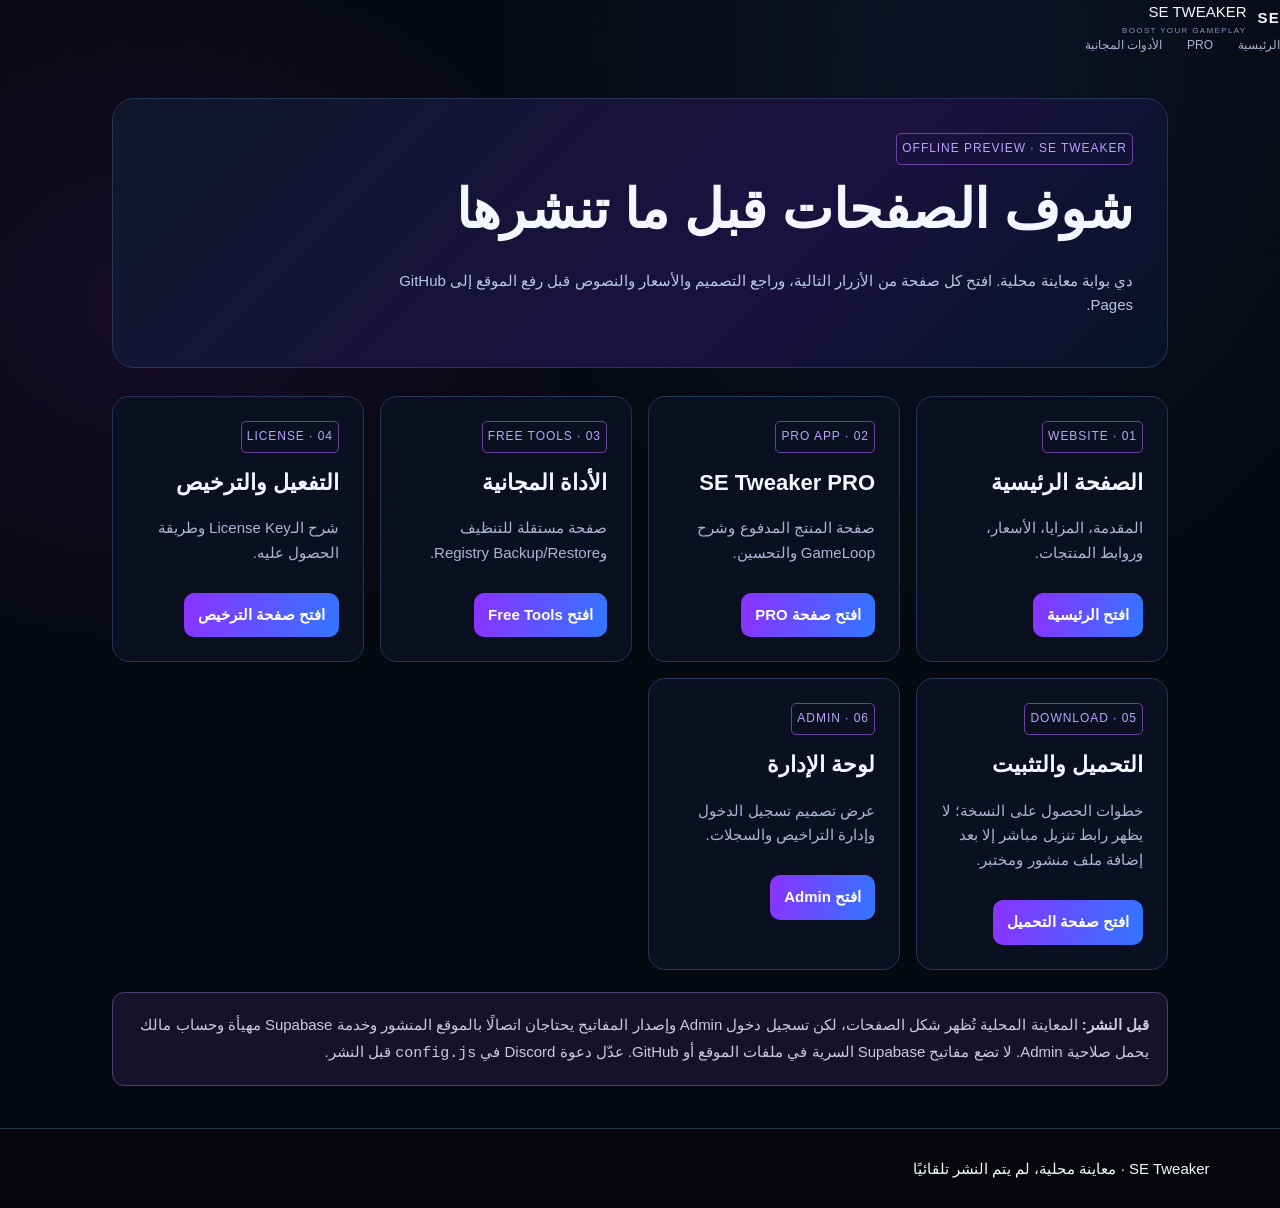
<file: PREVIEW_AR.html>
<!doctype html><html lang="ar" dir="rtl"><head><meta charset="utf-8"><meta name="viewport" content="width=device-width,initial-scale=1"><title>معاينة SE Tweaker</title><link rel="stylesheet" href="styles.css"><style>
.preview-wrap{max-width:1100px;margin:0 auto;padding:42px 22px}.preview-hero{padding:34px;border:1px solid #263457;border-radius:22px;background:linear-gradient(135deg,#10172b,#1b1140 60%,#071326);margin-bottom:28px}.preview-hero h1{font-size:clamp(30px,5vw,54px);margin:0 0 14px}.preview-hero p{color:#b9c8e5;max-width:780px}.preview-grid{display:grid;grid-template-columns:repeat(auto-fit,minmax(230px,1fr));gap:16px}.preview-card{padding:24px;border:1px solid #253456;border-radius:17px;background:#0b1020;min-height:180px}.preview-card h2{font-size:22px;margin:12px 0}.preview-card p{color:#a9b6d2}.preview-card a{display:inline-block;margin-top:12px;padding:10px 14px;border-radius:10px;background:linear-gradient(100deg,#8b32ff,#3276ff);color:white;font-weight:700}.notice{margin-top:22px;padding:18px;border:1px solid #4d3e73;background:#15122a;border-radius:12px;color:#c8cbe2;line-height:1.8}.tag{display:inline-block;color:#bba2ff;font-size:12px;letter-spacing:.08em}
</style></head><body><header><a class="brand" href="index.html"><b>SE</b><span>SE TWEAKER<small>BOOST YOUR GAMEPLAY</small></span></a><nav><a href="index.html">الرئيسية</a><a href="pro.html">PRO</a><a href="free-tools.html">الأدوات المجانية</a></nav></header><main class="preview-wrap"><section class="preview-hero"><span class="tag">OFFLINE PREVIEW · SE TWEAKER</span><h1>شوف الصفحات قبل ما تنشرها</h1><p>دي بوابة معاينة محلية. افتح كل صفحة من الأزرار التالية، وراجع التصميم والأسعار والنصوص قبل رفع الموقع إلى GitHub Pages.</p></section><section class="preview-grid"><article class="preview-card"><span class="tag">01 · WEBSITE</span><h2>الصفحة الرئيسية</h2><p>المقدمة، المزايا، الأسعار، وروابط المنتجات.</p><a href="index.html">افتح الرئيسية</a></article><article class="preview-card"><span class="tag">02 · PRO APP</span><h2>SE Tweaker PRO</h2><p>صفحة المنتج المدفوع وشرح GameLoop والتحسين.</p><a href="pro.html">افتح صفحة PRO</a></article><article class="preview-card"><span class="tag">03 · FREE TOOLS</span><h2>الأداة المجانية</h2><p>صفحة مستقلة للتنظيف وRegistry Backup/Restore.</p><a href="free-tools.html">افتح Free Tools</a></article><article class="preview-card"><span class="tag">04 · LICENSE</span><h2>التفعيل والترخيص</h2><p>شرح الـLicense Key وطريقة الحصول عليه.</p><a href="license.html">افتح صفحة الترخيص</a></article><article class="preview-card"><span class="tag">05 · DOWNLOAD</span><h2>التحميل والتثبيت</h2><p>خطوات الحصول على النسخة؛ لا يظهر رابط تنزيل مباشر إلا بعد إضافة ملف منشور ومختبر.</p><a href="download.html">افتح صفحة التحميل</a></article><article class="preview-card"><span class="tag">06 · ADMIN</span><h2>لوحة الإدارة</h2><p>عرض تصميم تسجيل الدخول وإدارة التراخيص والسجلات.</p><a href="admin/index.html">افتح Admin</a></article></section><div class="notice"><b>قبل النشر:</b> المعاينة المحلية تُظهر شكل الصفحات، لكن تسجيل دخول Admin وإصدار المفاتيح يحتاجان اتصالًا بالموقع المنشور وخدمة Supabase مهيأة وحساب مالك يحمل صلاحية Admin. لا تضع مفاتيح Supabase السرية في ملفات الموقع أو GitHub. عدّل دعوة Discord في <code>config.js</code> قبل النشر.</div></main><footer>SE Tweaker · معاينة محلية، لم يتم النشر تلقائيًا</footer></body></html>
</file>
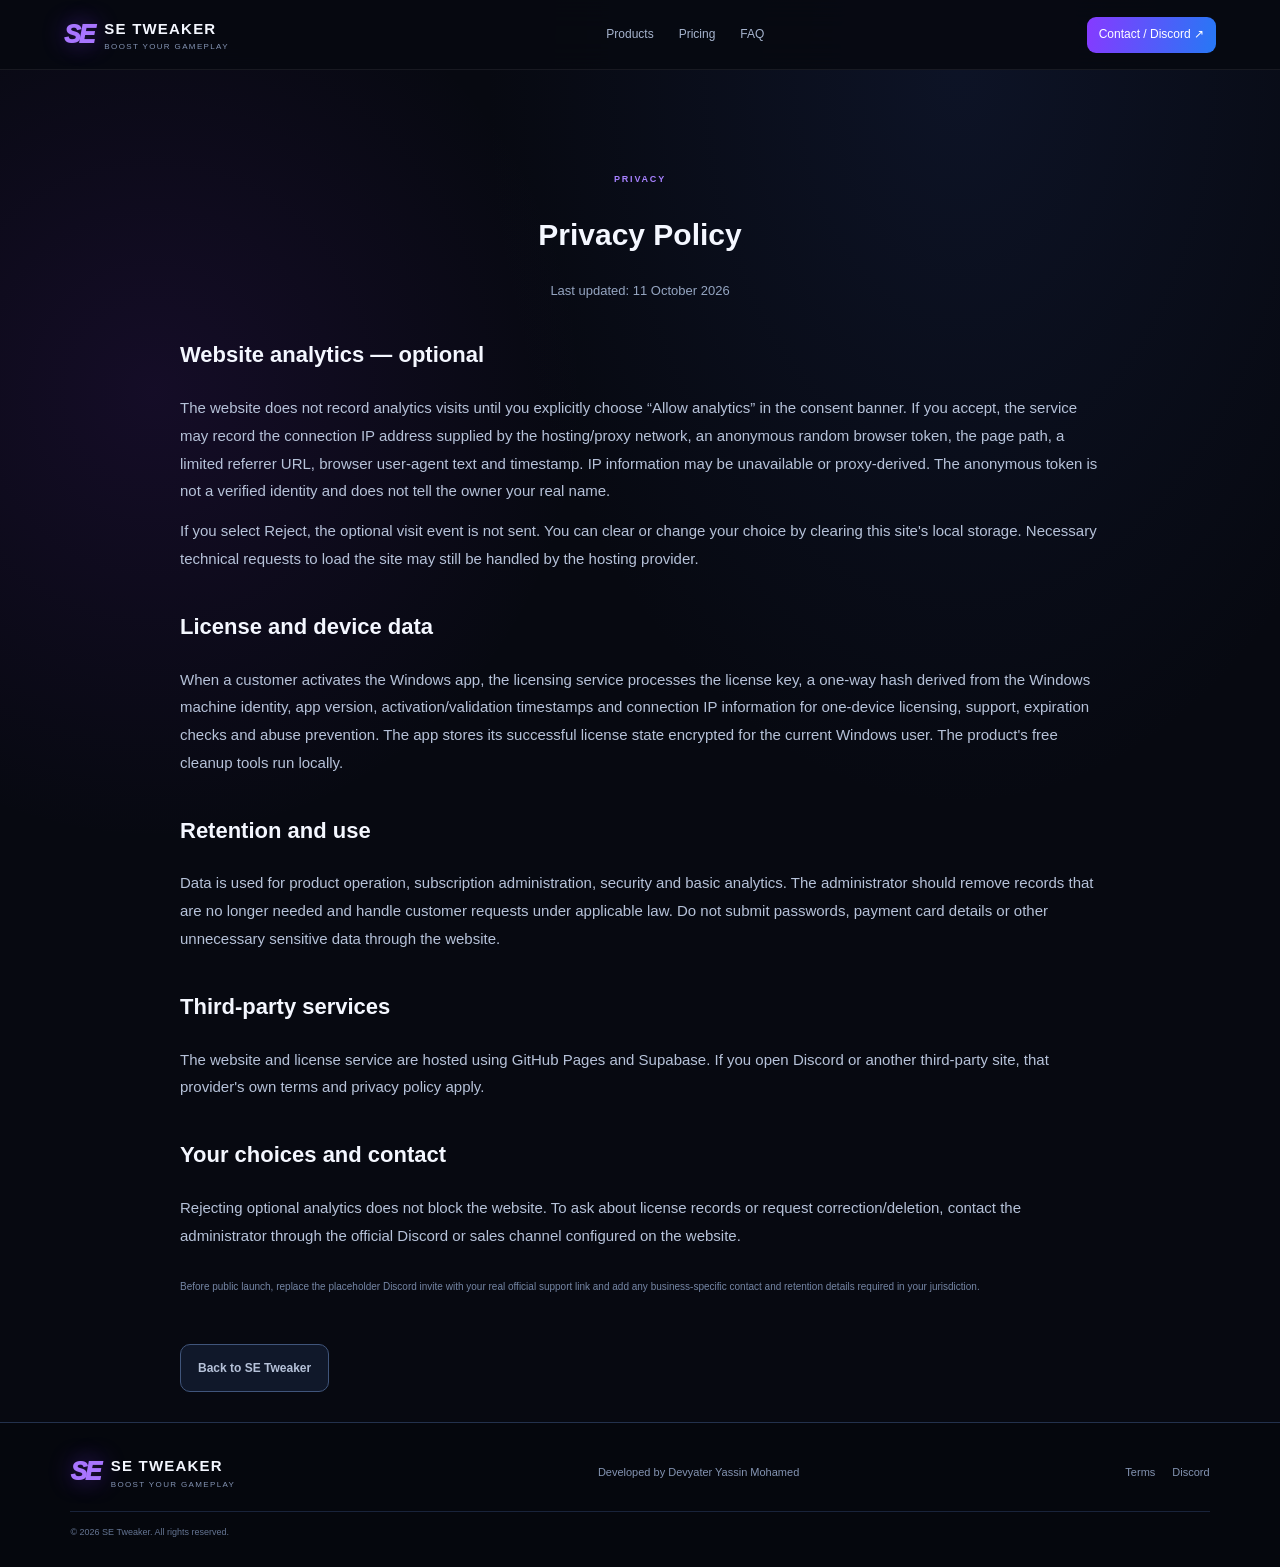
<file: privacy.html>
<!doctype html><html lang="en"><head><meta charset="utf-8"><meta name="viewport" content="width=device-width,initial-scale=1"><title>Privacy Policy — SE Tweaker</title><meta name="description" content="Privacy details for the SE Tweaker website and Windows application."><meta name="theme-color" content="#080b12"><link rel="icon" href="branding/se-tweaker-logo.svg"><link rel="stylesheet" href="styles.css"></head><body><header class="nav"><a class="brand" href="index.html"><span class="mark">SE</span><span><b>SE TWEAKER</b><small>BOOST YOUR GAMEPLAY</small></span></a><nav><a href="index.html#products">Products</a><a href="index.html#pricing">Pricing</a><a href="index.html#faq">FAQ</a></nav><div class="nav-actions"><a class="discord" href="#contact" data-discord-link target="_blank" rel="noreferrer">Contact / Discord ↗</a></div></header><main class="section"><div class="section-heading"><span class="eyebrow">PRIVACY</span><h1>Privacy Policy</h1><p>Last updated: 11 October 2026</p></div><article class="policy-copy"><h2>Website analytics — optional</h2><p>The website does not record analytics visits until you explicitly choose “Allow analytics” in the consent banner. If you accept, the service may record the connection IP address supplied by the hosting/proxy network, an anonymous random browser token, the page path, a limited referrer URL, browser user-agent text and timestamp. IP information may be unavailable or proxy-derived. The anonymous token is not a verified identity and does not tell the owner your real name.</p><p>If you select Reject, the optional visit event is not sent. You can clear or change your choice by clearing this site's local storage. Necessary technical requests to load the site may still be handled by the hosting provider.</p><h2>License and device data</h2><p>When a customer activates the Windows app, the licensing service processes the license key, a one-way hash derived from the Windows machine identity, app version, activation/validation timestamps and connection IP information for one-device licensing, support, expiration checks and abuse prevention. The app stores its successful license state encrypted for the current Windows user. The product's free cleanup tools run locally.</p><h2>Retention and use</h2><p>Data is used for product operation, subscription administration, security and basic analytics. The administrator should remove records that are no longer needed and handle customer requests under applicable law. Do not submit passwords, payment card details or other unnecessary sensitive data through the website.</p><h2>Third-party services</h2><p>The website and license service are hosted using GitHub Pages and Supabase. If you open Discord or another third-party site, that provider's own terms and privacy policy apply.</p><h2>Your choices and contact</h2><p>Rejecting optional analytics does not block the website. To ask about license records or request correction/deletion, contact the administrator through the official Discord or sales channel configured on the website.</p><p class="small">Before public launch, replace the placeholder Discord invite with your real official support link and add any business-specific contact and retention details required in your jurisdiction.</p><a class="button secondary" href="index.html">Back to SE Tweaker</a></article></main><footer><div class="brand"><span class="mark">SE</span><span><b>SE TWEAKER</b><small>BOOST YOUR GAMEPLAY</small></span></div><p>Developed by Devyater Yassin Mohamed</p><div><a href="terms.html">Terms</a><a href="#contact" data-discord-link>Discord</a></div><small class="copyright">© 2026 SE Tweaker. All rights reserved.</small></footer><script src="config.js"></script><script src="main.js"></script></body></html>
</file>
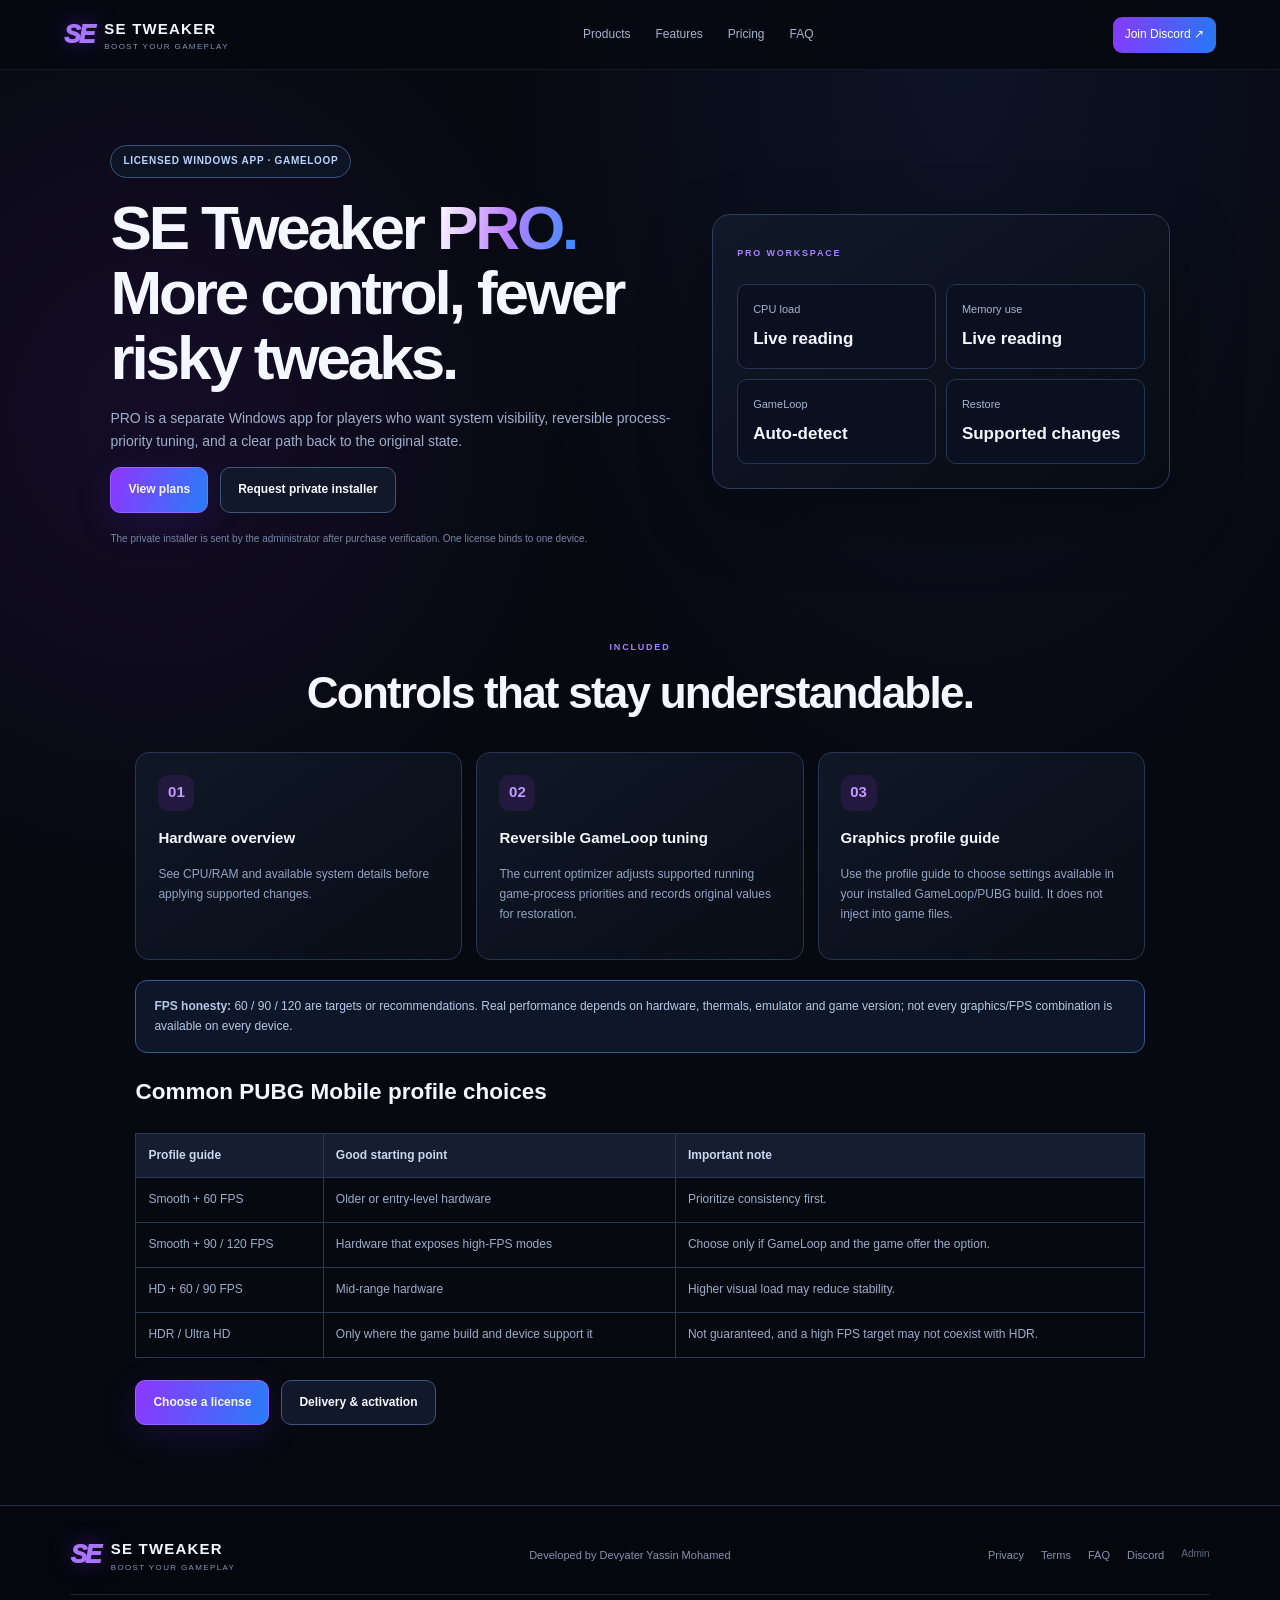
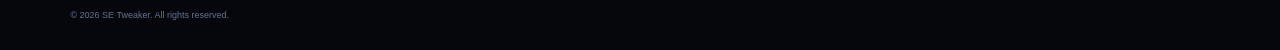
<file: pro.html>
<!doctype html><html lang="en"><head><meta charset="utf-8"><meta name="viewport" content="width=device-width,initial-scale=1"><title>SE Tweaker PRO — GameLoop Optimizer</title><meta name="description" content="Discover SE Tweaker PRO for PUBG Mobile on Tencent GameLoop: cautious Windows optimization, device-bound license and supported FPS target guidance."><meta name="theme-color" content="#080b12"><meta name="robots" content="index,follow"><link rel="icon" href="branding/se-tweaker-logo.svg"><link rel="stylesheet" href="styles.css"></head><body><header class="nav"><a class="brand" href="index.html" aria-label="SE Tweaker home"><span class="mark">SE</span><span><b>SE TWEAKER</b><small>BOOST YOUR GAMEPLAY</small></span></a><nav><a href="index.html#products">Products</a><a href="index.html#features">Features</a><a href="index.html#pricing">Pricing</a><a href="index.html#faq">FAQ</a></nav><div class="nav-actions"><a class="discord" href="#contact" data-discord-link>Join Discord ↗</a></div></header><main><section class="inner-hero"><div><span class="pill">LICENSED WINDOWS APP · GAMELOOP</span><h1>SE Tweaker <em>PRO.</em><br>More control, fewer risky tweaks.</h1><p>PRO is a separate Windows app for players who want system visibility, reversible process-priority tuning, and a clear path back to the original state.</p><div class="actions"><a href="index.html#pricing" class="button primary">View plans</a><a href="#contact" data-discord-link class="button secondary">Request private installer</a></div><p class="small">The private installer is sent by the administrator after purchase verification. One license binds to one device.</p></div><div class="inner-visual"><span class="eyebrow">PRO WORKSPACE</span><div class="metric-list"><div>CPU load<b>Live reading</b></div><div>Memory use<b>Live reading</b></div><div>GameLoop<b>Auto-detect</b></div><div>Restore<b>Supported changes</b></div></div></div></section><section class="guide-section"><div class="section-heading"><span class="eyebrow">INCLUDED</span><h2>Controls that stay understandable.</h2></div><div class="guide-grid"><article class="guide-card"><div class="number">01</div><h3>Hardware overview</h3><p>See CPU/RAM and available system details before applying supported changes.</p></article><article class="guide-card"><div class="number">02</div><h3>Reversible GameLoop tuning</h3><p>The current optimizer adjusts supported running game-process priorities and records original values for restoration.</p></article><article class="guide-card"><div class="number">03</div><h3>Graphics profile guide</h3><p>Use the profile guide to choose settings available in your installed GameLoop/PUBG build. It does not inject into game files.</p></article></div><div class="notice-box"><b>FPS honesty:</b> 60 / 90 / 120 are targets or recommendations. Real performance depends on hardware, thermals, emulator and game version; not every graphics/FPS combination is available on every device.</div><h2>Common PUBG Mobile profile choices</h2><table class="profile-table"><thead><tr><th>Profile guide</th><th>Good starting point</th><th>Important note</th></tr></thead><tbody><tr><td>Smooth + 60 FPS</td><td>Older or entry-level hardware</td><td>Prioritize consistency first.</td></tr><tr><td>Smooth + 90 / 120 FPS</td><td>Hardware that exposes high-FPS modes</td><td>Choose only if GameLoop and the game offer the option.</td></tr><tr><td>HD + 60 / 90 FPS</td><td>Mid-range hardware</td><td>Higher visual load may reduce stability.</td></tr><tr><td>HDR / Ultra HD</td><td>Only where the game build and device support it</td><td>Not guaranteed, and a high FPS target may not coexist with HDR.</td></tr></tbody></table><div class="actions"><a href="index.html#pricing" class="button primary">Choose a license</a><a href="download.html" class="button secondary">Delivery & activation</a></div></section></main><footer><div class="brand"><span class="mark">SE</span><span><b>SE TWEAKER</b><small>BOOST YOUR GAMEPLAY</small></span></div><p>Developed by Devyater Yassin Mohamed</p><div><a href="privacy.html">Privacy</a><a href="terms.html">Terms</a><a href="index.html#faq">FAQ</a><a href="#contact" data-discord-link>Discord</a><a class="admin-footer-link" href="admin/">Admin</a></div><small class="copyright">© 2026 SE Tweaker. All rights reserved.</small></footer><script src="config.js"></script><script src="main.js"></script></body></html>
</file>
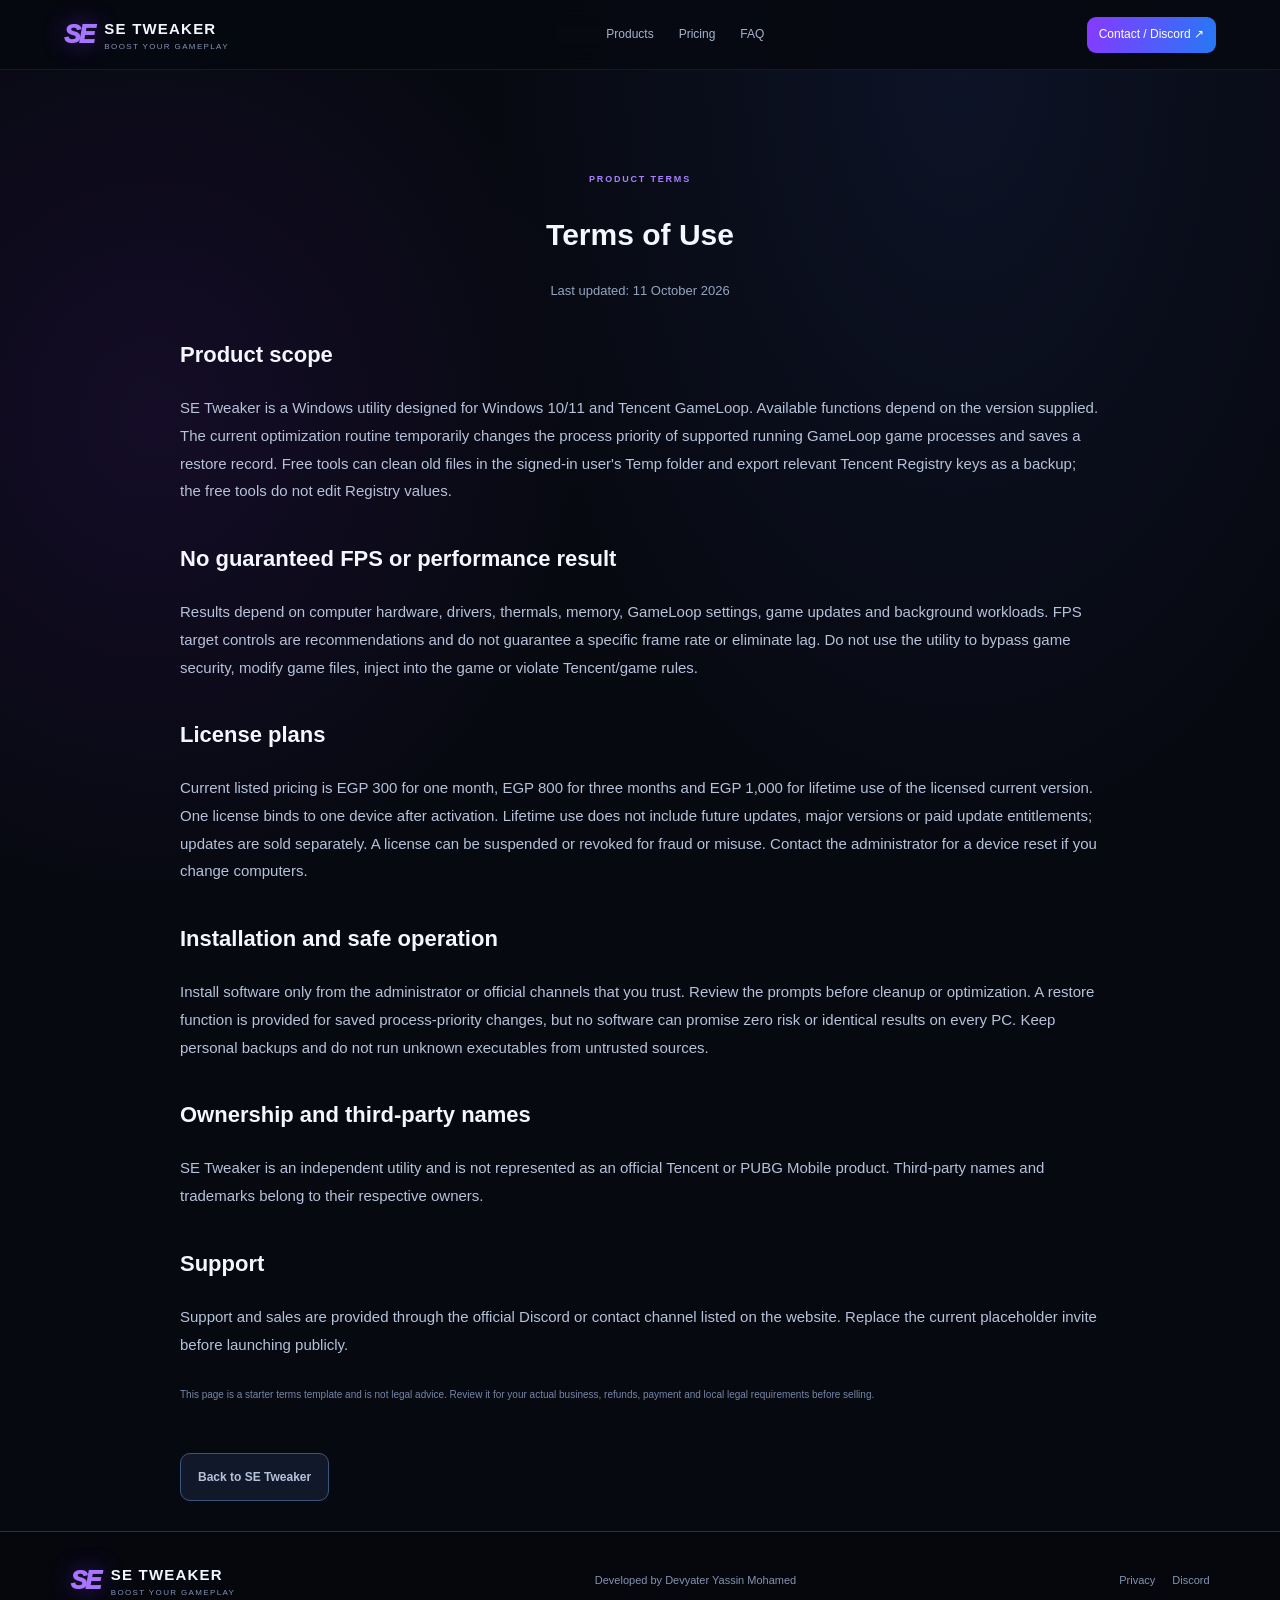
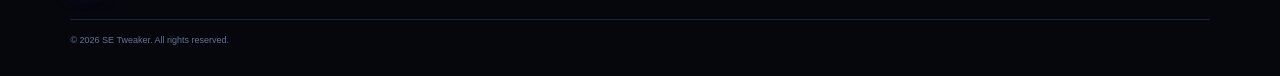
<file: terms.html>
<!doctype html><html lang="en"><head><meta charset="utf-8"><meta name="viewport" content="width=device-width,initial-scale=1"><title>Terms of Use — SE Tweaker</title><meta name="description" content="License, updates, supported platform and safe-use terms for SE Tweaker."><meta name="theme-color" content="#080b12"><link rel="icon" href="branding/se-tweaker-logo.svg"><link rel="stylesheet" href="styles.css"></head><body><header class="nav"><a class="brand" href="index.html"><span class="mark">SE</span><span><b>SE TWEAKER</b><small>BOOST YOUR GAMEPLAY</small></span></a><nav><a href="index.html#products">Products</a><a href="index.html#pricing">Pricing</a><a href="index.html#faq">FAQ</a></nav><div class="nav-actions"><a class="discord" href="#contact" data-discord-link target="_blank" rel="noreferrer">Contact / Discord ↗</a></div></header><main class="section"><div class="section-heading"><span class="eyebrow">PRODUCT TERMS</span><h1>Terms of Use</h1><p>Last updated: 11 October 2026</p></div><article class="policy-copy"><h2>Product scope</h2><p>SE Tweaker is a Windows utility designed for Windows 10/11 and Tencent GameLoop. Available functions depend on the version supplied. The current optimization routine temporarily changes the process priority of supported running GameLoop game processes and saves a restore record. Free tools can clean old files in the signed-in user's Temp folder and export relevant Tencent Registry keys as a backup; the free tools do not edit Registry values.</p><h2>No guaranteed FPS or performance result</h2><p>Results depend on computer hardware, drivers, thermals, memory, GameLoop settings, game updates and background workloads. FPS target controls are recommendations and do not guarantee a specific frame rate or eliminate lag. Do not use the utility to bypass game security, modify game files, inject into the game or violate Tencent/game rules.</p><h2>License plans</h2><p>Current listed pricing is EGP 300 for one month, EGP 800 for three months and EGP 1,000 for lifetime use of the licensed current version. One license binds to one device after activation. Lifetime use does not include future updates, major versions or paid update entitlements; updates are sold separately. A license can be suspended or revoked for fraud or misuse. Contact the administrator for a device reset if you change computers.</p><h2>Installation and safe operation</h2><p>Install software only from the administrator or official channels that you trust. Review the prompts before cleanup or optimization. A restore function is provided for saved process-priority changes, but no software can promise zero risk or identical results on every PC. Keep personal backups and do not run unknown executables from untrusted sources.</p><h2>Ownership and third-party names</h2><p>SE Tweaker is an independent utility and is not represented as an official Tencent or PUBG Mobile product. Third-party names and trademarks belong to their respective owners.</p><h2>Support</h2><p>Support and sales are provided through the official Discord or contact channel listed on the website. Replace the current placeholder invite before launching publicly.</p><p class="small">This page is a starter terms template and is not legal advice. Review it for your actual business, refunds, payment and local legal requirements before selling.</p><a class="button secondary" href="index.html">Back to SE Tweaker</a></article></main><footer><div class="brand"><span class="mark">SE</span><span><b>SE TWEAKER</b><small>BOOST YOUR GAMEPLAY</small></span></div><p>Developed by Devyater Yassin Mohamed</p><div><a href="privacy.html">Privacy</a><a href="#contact" data-discord-link>Discord</a></div><small class="copyright">© 2026 SE Tweaker. All rights reserved.</small></footer><script src="config.js"></script><script src="main.js"></script></body></html>
</file>
<file: styles.css>
:root{--bg:#070911;--panel:#0e1422;--line:#24314d;--text:#f4f7ff;--muted:#9baac6;--purple:#873cff;--blue:#2678f5;--green:#38dca5}*{box-sizing:border-box}html{scroll-behavior:smooth;scroll-padding-top:90px}body{margin:0;background:radial-gradient(ellipse at 75% 4%,#253c7b33,transparent 35%),radial-gradient(ellipse at 12% 25%,#6e24b722,transparent 27%),var(--bg);color:var(--text);font:15px/1.65 Inter,"Segoe UI",Arial,sans-serif}a{color:inherit;text-decoration:none}button{font:inherit;cursor:pointer}.nav{position:sticky;top:0;z-index:20;display:flex;justify-content:space-between;align-items:center;padding:14px max(5vw,24px);background:#070911e8;border-bottom:1px solid #ffffff12;backdrop-filter:blur(16px)}.brand{display:flex;align-items:center;gap:11px;min-width:220px}.mark,.mini-mark{font-size:25px;font-weight:1000;font-style:italic;color:#a875ff;letter-spacing:-.08em;text-shadow:0 0 24px #823aff77}.brand b{display:block;letter-spacing:.08em;font-size:15px}.brand small{display:block;color:#8494b4;font-size:8px;letter-spacing:.17em;line-height:1.4}nav,.nav-actions{display:flex;align-items:center;gap:25px;color:#a6b4ce;font-size:12px}nav a:hover{color:white}.nav-actions{gap:12px}.lang,.discord{border:1px solid #34476c;border-radius:9px;padding:8px 12px;background:#0d1423;color:white;font-size:12px}.discord{background:linear-gradient(100deg,#863aff,#2678f5);border:0}.hero{max-width:1320px;margin:auto;padding:72px 5.5% 88px;min-height:620px;display:grid;grid-template-columns:1fr 1fr;align-items:center;gap:36px;overflow:hidden}.pill{display:inline-block;border:1px solid #3c5482;background:#0d1424;border-radius:999px;padding:7px 12px;color:#bbd2ff;letter-spacing:.07em;font-weight:700;font-size:10px}.hero h1{font-size:clamp(44px,5.2vw,74px);letter-spacing:-.05em;line-height:1.04;margin:24px 0 19px}.hero h1 em{font-style:normal;background:linear-gradient(100deg,#fff 0%,#b879ff 43%,#398bff 100%);-webkit-background-clip:text;background-clip:text;color:transparent}.hero-copy>p{max-width:610px;color:#a9b7d0;font-size:16px}.hero-points{display:flex;flex-wrap:wrap;gap:12px;margin:25px 0;color:#c8d9f5;font-size:11px}.hero-points span{padding-right:12px;border-right:1px solid #26334e}.actions{display:flex;gap:12px;flex-wrap:wrap}.button{display:inline-flex;align-items:center;justify-content:center;text-align:center;padding:12px 17px;border-radius:10px;font-size:12px;font-weight:800;transition:transform .2s,border-color .2s}.button:hover{transform:translateY(-2px)}.primary{background:linear-gradient(105deg,#8e36ff,#287df7);border:1px solid #9563ff;box-shadow:0 10px 35px #6932e52b}.secondary{border:1px solid #40557b;background:#10182a}.small{font-size:10px!important;color:#7586a5!important;margin-top:18px}.hero-visual{height:480px;position:relative;display:flex;align-items:center;justify-content:center}.glow{position:absolute;width:380px;height:380px;background:#5531c9;filter:blur(100px);opacity:.3;border-radius:50%}.mock-window{position:relative;z-index:2;width:min(100%,590px);min-height:355px;border:1px solid #5745b3;background:linear-gradient(145deg,#111a2b,#080d17 75%);box-shadow:0 35px 90px #0009,0 0 45px #6a42e42c;border-radius:17px;transform:perspective(1200px) rotateY(-5deg) rotateX(1deg);overflow:hidden;padding-bottom:17px}.mock-title{height:54px;border-bottom:1px solid #25314b;display:flex;align-items:center;gap:10px;padding:0 17px;font-size:12px}.mini-mark{font-size:18px}.online{margin-left:auto;color:#56dbad;font-size:8px;letter-spacing:.1em}.mock-side{float:left;width:145px;display:grid;gap:5px;padding:17px 10px;border-right:1px solid #202d46;color:#95a9cc;font-size:11px}.mock-side span{padding:10px;border-radius:7px}.mock-side span:first-child{background:#21183d;color:white}.mock-main{margin-left:145px;padding:18px 18px 0}.mock-status{display:flex;justify-content:space-between;font-size:10px;margin-bottom:15px;color:#aab8d0}.mock-status b{color:#3fe0b0}.gauges{display:grid;grid-template-columns:repeat(3,1fr);gap:9px}.gauge{border:1px solid #263755;border-radius:10px;background:#0a1220;padding:14px 11px}.gauge small,.gauge span{display:block;color:#98a9c8;font-size:9px}.gauge strong{display:block;font-size:24px;margin:8px 0 4px}.gauge span{color:#52d9aa}.gauge.blue span{color:#7d9eff}.gauge.green strong{font-size:15px;margin:14px 0}.mock-card{margin-top:12px;border:1px solid #2a3b5c;border-radius:10px;padding:13px;display:flex;align-items:center;justify-content:space-between}.mock-card b,.mock-card small{display:block}.mock-card b{font-size:11px}.mock-card small{font-size:9px;color:#93a4c2;margin-top:4px}.tag{font-size:8px;color:#c8a7ff;border:1px solid #6a43a2;border-radius:5px;padding:5px}.fps{display:flex;align-items:center;gap:7px;margin-top:13px;color:#a9b9d5;font-size:9px}.fps span{margin-right:auto}.fps b{border:1px solid #314565;border-radius:6px;padding:5px 10px}.fps b.active{background:#7135d8;border-color:#925bff;color:#fff}.mock-button{margin-top:15px;border-radius:8px;background:linear-gradient(100deg,#8f36ff,#287af7);text-align:center;padding:10px;font-size:10px;font-weight:900;letter-spacing:.1em}.mock-foot{font-size:8px;text-align:center;color:#6e80a1}.orbit{position:absolute;border:1px solid #7f4cff55;border-radius:50%;width:440px;height:440px;transform:rotate(-22deg) scaleY(.45)}.orbit-a{left:-10px}.orbit-b{right:-80px;width:560px;height:560px;border-color:#2878f544}.floating{position:absolute;right:0;bottom:18px;z-index:3;color:#b18cff;font-size:18px;font-style:italic;font-weight:900;line-height:1.1;transform:rotate(-9deg);text-shadow:0 0 20px #723aff}.strip{max-width:1200px;margin:-27px auto 0;position:relative;z-index:4;border:1px solid #24314d;background:#0b111eeb;box-shadow:0 20px 55px #0005;border-radius:14px;display:grid;grid-template-columns:repeat(4,1fr);padding:20px 23px}.strip>div{display:flex;align-items:center;gap:12px;padding:0 14px;border-right:1px solid #24314d}.strip>div:last-child{border:0}.strip>div>b{font-size:19px;color:#8f5aff}.strip strong,.strip small{display:block}.strip strong{font-size:12px}.strip small{font-size:10px;color:#8192af}.section{max-width:1250px;margin:0 auto;padding:95px 5.5% 30px}.section-heading{text-align:center;max-width:740px;margin:0 auto 34px}.eyebrow{font-size:9px;font-weight:900;letter-spacing:.2em;color:#a781ff}.section-heading h2{font-size:clamp(30px,3.8vw,44px);line-height:1.1;letter-spacing:-.04em;margin:12px 0}.section-heading p{color:#95a5c1;font-size:13px}.feature-grid{display:grid;grid-template-columns:repeat(3,1fr);gap:13px}.feature-grid article{padding:23px;border:1px solid #22314e;background:linear-gradient(145deg,#101827,#0a0f1b);border-radius:14px;transition:transform .2s,border .2s}.feature-grid article:hover{transform:translateY(-3px);border-color:#7047c7}.feature-grid i{display:grid;place-items:center;width:43px;height:43px;border:1px solid #493077;background:#20193a;border-radius:12px;font-size:21px;color:#ae84ff;font-style:normal}.feature-grid h3{font-size:15px;margin:17px 0 7px}.feature-grid p{font-size:12px;color:#93a3c0;margin:0}.pricing-section{padding-top:105px}.price-grid{display:grid;grid-template-columns:repeat(3,1fr);gap:15px;max-width:1000px;margin:auto}.price-card{position:relative;border:1px solid #263656;background:linear-gradient(150deg,#101827,#080d16);border-radius:16px;padding:25px;display:flex;flex-direction:column;align-items:flex-start}.price-card.popular{border-color:#8c4dff;box-shadow:0 15px 50px #5720b422}.popular-label{position:absolute;right:16px;top:15px;background:#8d3aff;border-radius:6px;padding:4px 7px;font-size:8px;font-weight:900}.plan{color:#a788ff;letter-spacing:.15em;font-size:9px;font-weight:900}.price-card h3{font-size:20px;margin:9px 0 0}.price{font-size:40px;font-weight:900;letter-spacing:-.05em;margin-top:10px}.price small{font-size:12px;letter-spacing:0;color:#96a5bf}.price-card p{color:#8f9fbb;font-size:11px;min-height:50px}.price-card ul{list-style:none;padding:0;margin:5px 0 21px;color:#bbc8df;font-size:11px}.price-card li{margin:7px 0}.price-card li:before{content:"✓";color:#53dcae;margin-right:8px}.price-card .button{width:100%;margin-top:auto}.pricing-note{max-width:800px;text-align:center;color:#7f8fac;font-size:10px;margin:22px auto}.how-section{padding-top:95px}.steps{display:grid;grid-template-columns:repeat(4,1fr);gap:13px}.steps article{padding:21px;border-top:1px solid #59418b;background:#0b111d;border-radius:0 0 12px 12px}.steps article>b{font-size:21px;color:#9766ff}.steps h3{font-size:14px}.steps p{font-size:11px;color:#8c9dbb}.faq-section{padding-top:100px;padding-bottom:100px;max-width:900px}.faq-section details{background:#0b111e;border:1px solid #263656;border-radius:10px;margin:10px 0;padding:16px 18px}.faq-section summary{cursor:pointer;font-size:12px;font-weight:800}.faq-section details p{color:#94a5c2;font-size:12px;margin-bottom:0}footer{display:grid;grid-template-columns:1fr 1fr auto;align-items:center;gap:18px;border-top:1px solid #23314c;padding:28px 5.5%;background:#05070d}footer p,footer a{font-size:11px;color:#8494b2}footer>div:last-of-type{display:flex;gap:17px}.copyright{grid-column:1/-1;color:#647492;font-size:9px;border-top:1px solid #19233a;padding-top:13px}@media(max-width:1000px){nav{gap:12px}.hero{grid-template-columns:1fr;padding-top:55px}.hero-copy{max-width:800px}.hero-visual{height:430px}.strip{margin:0 20px;grid-template-columns:repeat(2,1fr);gap:16px}.strip>div:nth-child(2){border-right:0}.feature-grid{grid-template-columns:repeat(2,1fr)}}@media(max-width:650px){.nav{padding:12px 18px}.nav nav{display:none}.brand{min-width:0}.nav-actions{gap:6px}.hero{padding:48px 20px}.hero h1{font-size:43px}.hero-visual{height:350px}.mock-window{transform:none}.mock-side{width:95px;font-size:9px}.mock-main{margin-left:95px;padding:12px 10px 0}.mock-title{height:45px}.gauges{gap:4px}.gauge{padding:8px 6px}.gauge strong{font-size:19px}.mock-card{padding:8px}.fps{gap:4px}.fps b{padding:4px 6px}.floating{font-size:13px;right:8px}.strip{grid-template-columns:1fr;margin:0 14px;padding:15px}.strip>div{border-right:0;border-bottom:1px solid #24314d;padding:8px 4px}.strip>div:last-child{border-bottom:0}.section{padding:70px 18px 15px}.feature-grid,.price-grid,.steps{grid-template-columns:1fr}.price-card p{min-height:0}.faq-section{padding-bottom:60px}footer{grid-template-columns:1fr;gap:8px}footer>div:last-of-type{margin-top:10px}}

.privacy-banner{position:fixed;left:20px;right:20px;bottom:18px;z-index:50;display:flex;align-items:center;justify-content:space-between;gap:22px;max-width:1040px;margin:0 auto;padding:17px 18px;border:1px solid #6350a1;border-radius:13px;background:#0c1220f5;box-shadow:0 20px 70px #000a;backdrop-filter:blur(18px)}.privacy-banner.hidden{display:none}.privacy-banner strong{font-size:12px}.privacy-banner p{font-size:10px;line-height:1.6;color:#9aaac6;margin:4px 0 0;max-width:690px}.privacy-actions{display:flex;gap:8px;flex-shrink:0}.privacy-actions .button{border:1px solid #40557b}@media(max-width:650px){.privacy-banner{left:10px;right:10px;bottom:10px;display:block;padding:14px}.privacy-actions{margin-top:12px}.privacy-actions .button{flex:1}.privacy-actions{display:flex}}

/* Shared legal pages */
.policy-copy{max-width:920px;margin:0 auto;color:#b6c2d9;line-height:1.85}
.policy-copy h2{margin-top:34px;color:#f4f7ff;font-size:22px}
.policy-copy p{margin:12px 0}
.policy-copy .small{font-size:12px;color:#8392ae;margin:28px 0}


/* Product separation and completed inner pages */
.products-section{padding-top:86px}.product-grid{display:grid;grid-template-columns:repeat(2,minmax(0,1fr));gap:18px;max-width:1040px;margin:0 auto}.product-card{position:relative;overflow:hidden;border:1px solid #263656;background:linear-gradient(145deg,#101827,#080d16);border-radius:18px;padding:27px;box-shadow:0 18px 50px #0003}.product-card:before{content:"";position:absolute;width:230px;height:230px;right:-110px;top:-120px;background:#8342ff22;filter:blur(5px);border-radius:50%}.product-pro{border-color:#5940a3}.product-free{border-color:#254c69}.product-badge{position:absolute;right:20px;top:20px;font-size:8px;font-weight:900;letter-spacing:.1em;color:#c9b5ff;border:1px solid #624198;border-radius:999px;padding:7px 9px}.free-badge{color:#8de7ca;border-color:#286e63}.product-icon{display:grid;place-items:center;width:64px;height:64px;background:#24173d;border:1px solid #6b48ab;border-radius:17px;color:#b996ff;font-size:24px;font-weight:1000;font-style:italic;margin-bottom:21px;box-shadow:0 9px 30px #6d37d526}.product-icon span{font-size:8px;font-style:normal;letter-spacing:.17em;display:block;margin-top:-4px}.free-icon{background:#102937;border-color:#276477;color:#7fd5ff}.product-card h3{font-size:22px;margin:10px 0}.product-card p{color:#9aabc8;font-size:12px;max-width:510px}.product-card ul{list-style:none;padding:0;margin:20px 0 24px;color:#c4d1e7;font-size:12px}.product-card li{margin:8px 0}.product-card li:before{content:"✓";color:#55ddb1;margin-right:9px}.product-card .button{width:100%}.product-footnote{text-align:center;color:#7183a4;font-size:10px;margin:20px auto 0;max-width:760px}.contact-panel{display:flex;align-items:center;justify-content:space-between;gap:30px;padding:32px;border:1px solid #4b3b8d;border-radius:18px;background:radial-gradient(circle at 90% 10%,#47237c55,transparent 40%),linear-gradient(135deg,#101827,#090d17)}.contact-panel h2{font-size:clamp(27px,3vw,36px);margin:8px 0}.contact-panel p{max-width:600px;color:#9caecb;font-size:12px}.contact-actions{display:flex;flex-direction:column;gap:10px;min-width:210px}.config-note{color:#657795;font-size:9px}.policy-copy .button{margin-top:20px}.inner-hero{padding:75px 5.5% 55px;max-width:1200px;margin:auto;display:grid;grid-template-columns:1fr .8fr;align-items:center;gap:30px}.inner-hero h1{font-size:clamp(38px,5vw,62px);letter-spacing:-.05em;line-height:1.05;margin:17px 0}.inner-hero h1 em{font-style:normal;background:linear-gradient(100deg,#fff,#bb80ff,#368dff);background-clip:text;-webkit-background-clip:text;color:transparent}.inner-hero p{max-width:650px;color:#9eafcc;font-size:14px}.inner-visual{border:1px solid #2f3c5d;background:linear-gradient(145deg,#11192a,#070b13);border-radius:18px;padding:24px;min-height:220px;box-shadow:0 25px 70px #0005}.inner-visual .metric-list{display:grid;grid-template-columns:repeat(2,1fr);gap:10px;margin-top:20px}.metric-list div{padding:15px;background:#0a1020;border:1px solid #263653;border-radius:10px;font-size:11px;color:#a5b5d0}.metric-list b{display:block;color:#f5f7ff;font-size:17px;margin-top:7px}.guide-section{max-width:1150px;margin:auto;padding:20px 5.5% 80px}.guide-grid{display:grid;grid-template-columns:repeat(3,1fr);gap:14px}.guide-card{padding:22px;border:1px solid #273653;border-radius:14px;background:linear-gradient(145deg,#101827,#080d16)}.guide-card .number{display:grid;place-items:center;width:36px;height:36px;border-radius:10px;background:#23183e;color:#bf9cff;font-weight:900}.guide-card h3{font-size:15px}.guide-card p{font-size:12px;color:#93a4c2}.profile-table{width:100%;border-collapse:collapse;margin:22px 0;font-size:12px}.profile-table th,.profile-table td{border:1px solid #283755;padding:12px;text-align:left}.profile-table th{background:#151d30;color:#c9d7f0}.profile-table td{color:#9cadc9}.notice-box{border:1px solid #395a8f;background:#0e1729;border-radius:12px;padding:16px 18px;color:#b6c8e5;font-size:12px;margin:20px 0}.site-toast{position:fixed;right:20px;bottom:20px;z-index:100;max-width:min(430px,calc(100vw - 40px));padding:15px 18px;border:1px solid #33476b;border-radius:12px;background:#10192a;color:#e9effa;box-shadow:0 20px 65px #0009;opacity:0;transform:translateY(12px);pointer-events:none;transition:opacity .2s,transform .2s;font-size:12px}.site-toast.show{opacity:1;transform:translateY(0)}.site-toast[data-kind="warning"]{border-color:#89642d}.admin-footer-link{opacity:.7;font-size:10px}@media(max-width:800px){.product-grid,.inner-hero{grid-template-columns:1fr}.contact-panel{display:block}.contact-actions{margin-top:20px}.guide-grid{grid-template-columns:1fr 1fr}.inner-visual{min-height:0}}@media(max-width:560px){.product-grid,.guide-grid{grid-template-columns:1fr}.product-badge{position:static;display:inline-block;margin-bottom:18px}.product-icon{margin-bottom:14px}.contact-panel{padding:22px}.inner-hero{padding:50px 20px 35px}.guide-section{padding-left:20px;padding-right:20px}.profile-table{font-size:10px}.profile-table th,.profile-table td{padding:8px}}
</file>
<file: admin/admin.css>
:root{--bg:#070911;--panel:#0e1422;--line:#253450;--text:#f4f7ff;--muted:#96a7c4;--purple:#873cff;--blue:#2678f5;--green:#38dca5;--red:#ff667a}*{box-sizing:border-box}body{margin:0;background:radial-gradient(ellipse at 82% 0%,#3a287e30,transparent 34%),var(--bg);color:var(--text);font:14px/1.55 "Segoe UI",Arial,sans-serif}header{height:75px;display:flex;align-items:center;justify-content:space-between;padding:0 max(4vw,20px);border-bottom:1px solid #ffffff12;background:#070911e8;position:sticky;top:0;z-index:5;backdrop-filter:blur(16px)}.brand{display:flex;align-items:center;gap:12px;text-decoration:none;color:white}.brand>span{font-size:25px;font-weight:1000;font-style:italic;letter-spacing:-.1em;color:#a77cff}.brand b,.brand small{display:block}.brand b{letter-spacing:.12em;font-size:13px}.brand small{font-size:8px;color:#8194b6;letter-spacing:.2em}.admin-status{display:flex;align-items:center;gap:9px;color:var(--muted);font-size:11px}#statusDot{display:block;width:8px;height:8px;border-radius:50%;background:#71809e}main{max-width:1400px;padding:28px 4vw 65px;margin:auto}.login-card{max-width:500px;margin:5vh auto;background:linear-gradient(140deg,#111a2c,#0b101c);border:1px solid #2b3c5d;border-radius:18px;padding:30px;box-shadow:0 20px 80px #0006}.eyebrow{letter-spacing:.17em;font-size:9px;font-weight:900;color:#ab88ff}.login-card h1,.headline h1{font-size:32px;line-height:1.1;margin:9px 0}.login-card p,.headline p,.panel-title p,.sub{color:var(--muted);font-size:12px}.form-grid{display:grid;gap:12px}.form-grid label,.login-card label{display:grid;gap:6px;color:#bdcbe2;font-size:11px;font-weight:700}input,select,textarea{width:100%;border:1px solid #2d405f;background:#080e1a;border-radius:8px;color:white;padding:11px 12px;font:12px "Segoe UI",Arial,sans-serif;outline:none}input:focus,select:focus,textarea:focus{border-color:#8a58ff;box-shadow:0 0 0 2px #8a58ff20}button{border:1px solid #314464;background:#111b2d;color:#fff;border-radius:8px;padding:10px 13px;font-size:11px;font-weight:800;cursor:pointer}button:hover{border-color:#9060ff}.primary{background:linear-gradient(100deg,#8a36ff,#287bf6);border:0}.muted{background:#111827}.hint{font-size:10px!important;color:#7e8fad!important;margin-top:18px}.message{font-size:11px;margin-top:10px;color:#a4b3ce;white-space:pre-wrap}.message.error{color:#ff8393}.message.success{color:#59e5b2}.hidden{display:none!important}.headline{display:flex;justify-content:space-between;align-items:center;gap:18px;margin:2px 0 24px}.metrics{display:grid;grid-template-columns:repeat(5,1fr);gap:12px;margin-bottom:18px}.metrics article{padding:18px;border:1px solid var(--line);border-radius:12px;background:var(--panel)}.metrics small{display:block;color:var(--muted);font-size:10px}.metrics strong{font-size:28px;display:block;margin-top:6px}.columns{display:grid;grid-template-columns:1fr 1fr;gap:15px;align-items:start}.panel{min-width:0;border:1px solid var(--line);background:linear-gradient(145deg,#101726,#0a0f19);border-radius:14px;padding:20px;margin-bottom:16px}.panel-title{display:flex;justify-content:space-between;align-items:center;gap:15px;margin-bottom:17px}.panel h2{font-size:16px;margin:0}.panel-title p{margin:4px 0 0}.form-grid button{width:100%;margin-top:2px}.created{margin-top:15px;background:#091e1a;border:1px solid #236a54;border-radius:10px;padding:14px;color:#9ff5d8;font-size:12px}.created b,.created code{color:white}.created code{display:block;overflow-wrap:anywhere;background:#07110f;padding:10px;border-radius:7px;margin:7px 0}.created button{margin-top:8px}.separator{height:1px;background:var(--line);margin:22px 0}.check{display:flex!important;align-items:center;gap:8px!important}.check input{width:auto}.table-panel{padding:0;overflow:hidden}.table-panel>.panel-title{padding:18px 20px 12px;margin:0}.filter{max-width:260px}.table-wrap{overflow:auto;width:100%}table{border-collapse:collapse;width:100%;font-size:10px;min-width:920px}th,td{border-top:1px solid #24314b;padding:11px 12px;text-align:left;vertical-align:top}th{color:#8195b8;font-size:9px;text-transform:uppercase;letter-spacing:.05em;background:#0a101c;white-space:nowrap}td{color:#cad5e8;max-width:210px}td small{color:#8091af;display:block;margin-top:4px;overflow-wrap:anywhere}.license-key{font-size:10px;font-weight:900;overflow-wrap:anywhere}.cert{color:#ad8bff!important}.badge{display:inline-block;border-radius:100px;padding:4px 7px;background:#18382f;color:#61e6b6;font-size:9px}.badge.red{background:#3a1b27;color:#ff8d9f}.badge.gold{background:#382b16;color:#edc47b}.row-actions{display:flex;flex-wrap:wrap;gap:5px;margin-top:8px}.row-actions button{font-size:9px;padding:5px 7px}.danger{border-color:#7b2d43;color:#ff9baa}.empty{text-align:center;color:#8595b2;padding:28px}.sub{margin-top:7px}.loading{opacity:.6;pointer-events:none}footer{border-top:1px solid #202d47;color:#7889a7;font-size:10px;text-align:center;padding:20px}@media(max-width:1000px){.columns{grid-template-columns:1fr}.metrics{grid-template-columns:repeat(2,1fr)}}@media(max-width:580px){main{padding:20px 14px 40px}.headline{align-items:flex-start;flex-direction:column}.metrics{gap:7px}.metrics article{padding:12px}.metrics strong{font-size:22px}.panel{padding:14px}.login-card{padding:20px;margin-top:20px}.filter{max-width:140px}.admin-status{font-size:0}.admin-status button{font-size:10px}}
</file>
